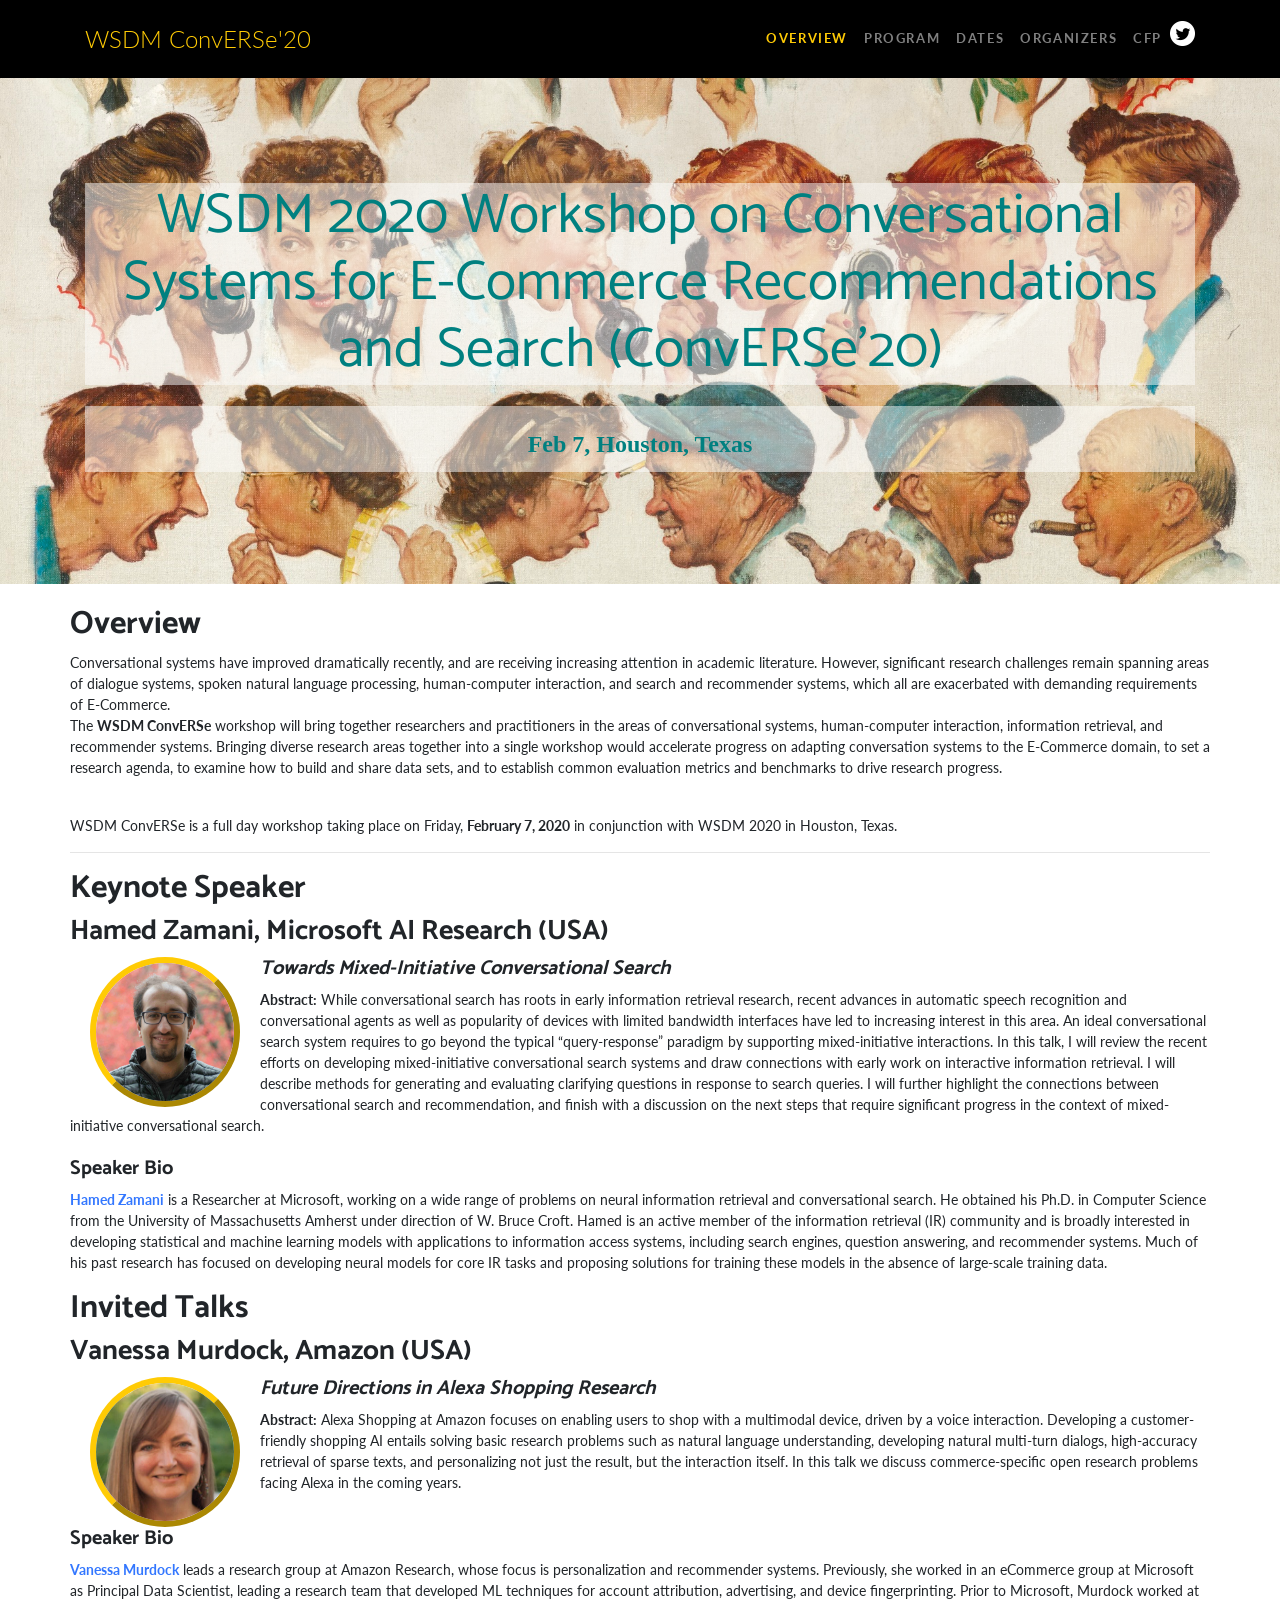
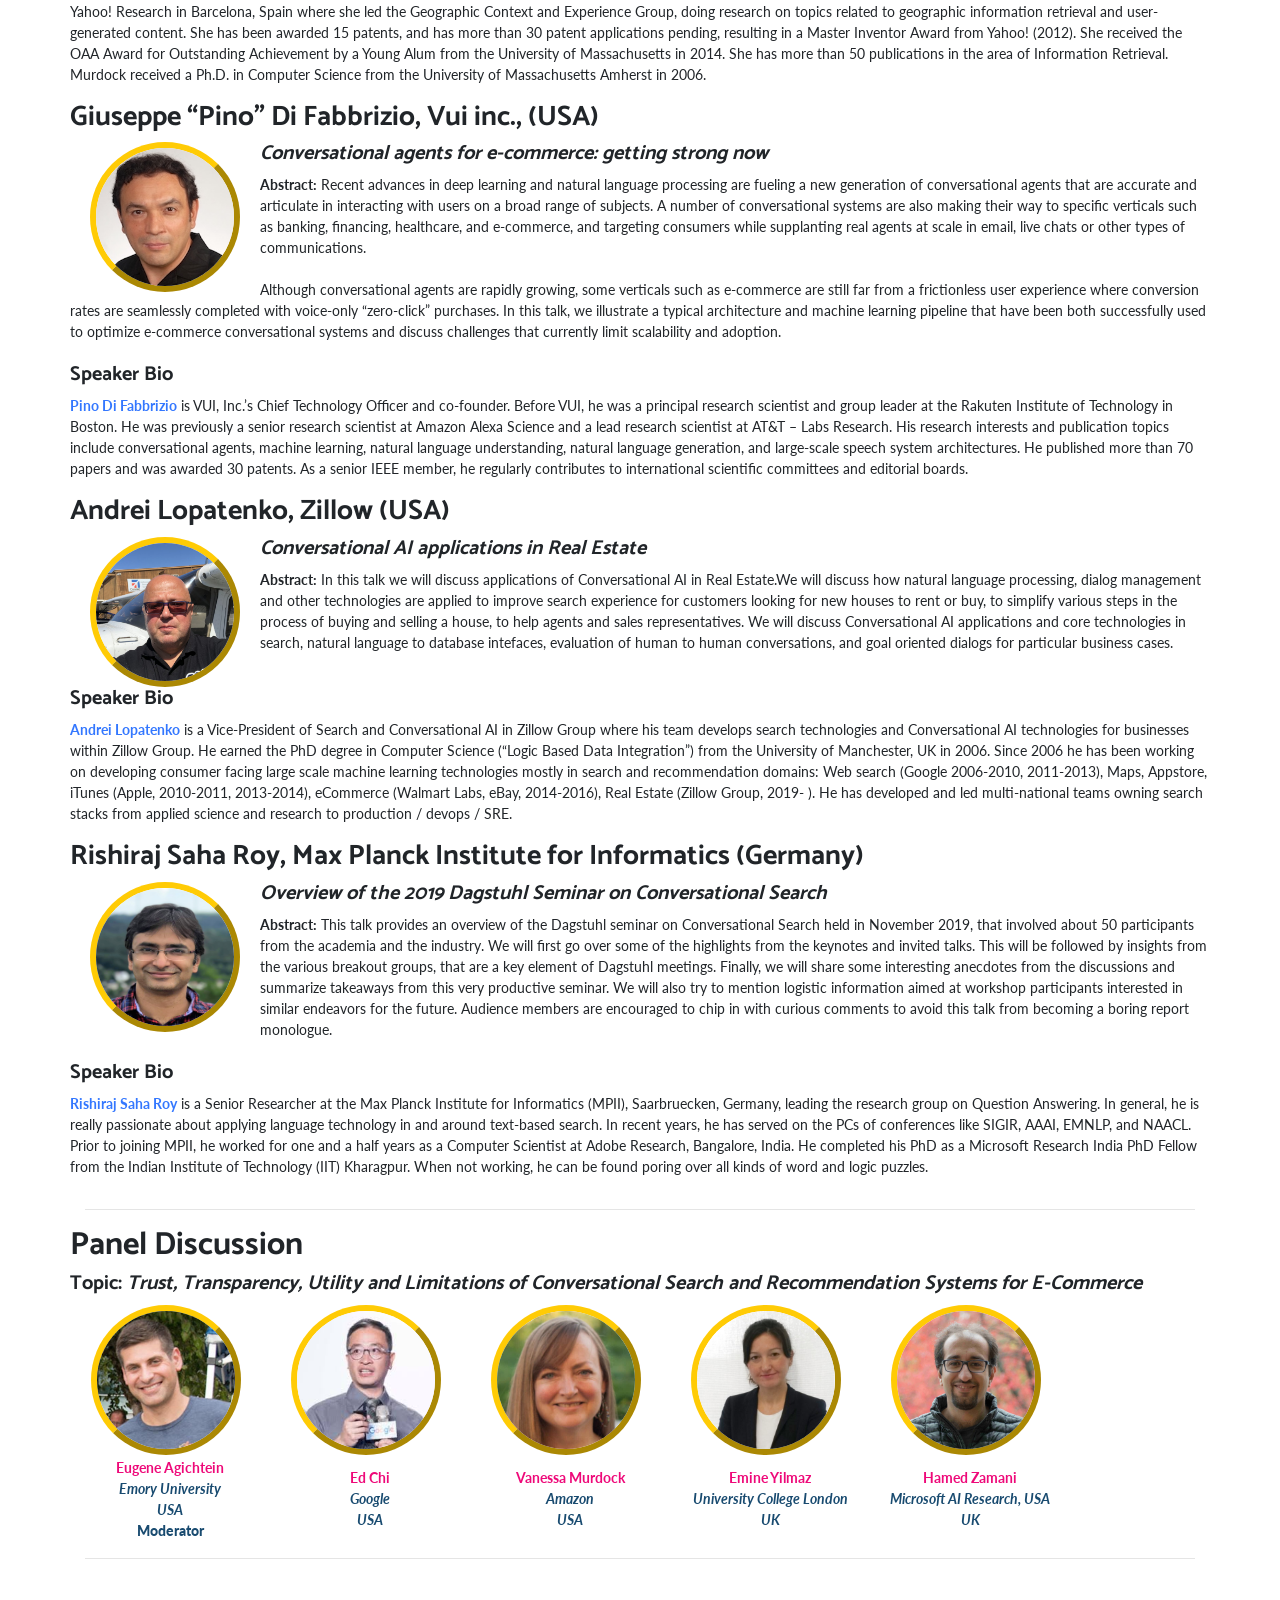
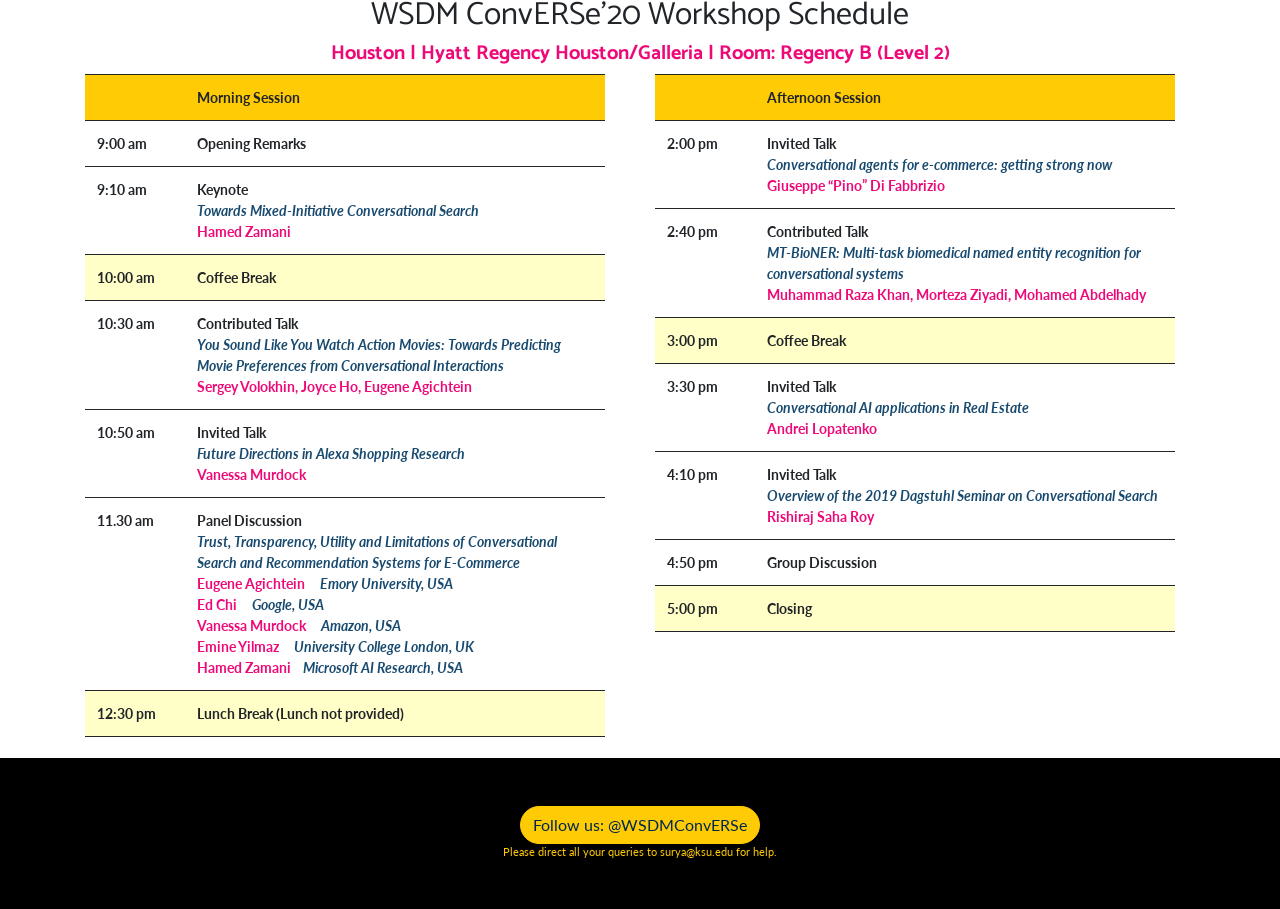
<file: index.html>
<!DOCTYPE html>
<html lang="en">

  <head>
    <style type="text/css">  
    .tg  {border-collapse:collapse;border-spacing:0; width: 520px}
    .tg td{font-family:Lato, sans-serif;font-size:14px;padding:12px 12px;border-style:solid;border-width:0px;overflow:hidden;word-break:normal;border-top-width:1px;border-bottom-width:1px;}
    .tg th{font-family:Lato, sans-serif;font-size:14px;font-weight:normal;padding:12px 12px;border-style:solid;border-width:0px;overflow:hidden;word-break:normal;border-top-width:1px;border-bottom-width:1px;}
    .tg .tg-lqy6{text-align:right;vertical-align:top; width: 100px}
    .tg .tg-odj0{font-weight:bold;background-color:#ffcb2f;vertical-align:top}
    .tg .tg-yw4l{vertical-align:top}
    .tg .tg-l2oz{font-weight:bold;text-align:right;vertical-align:top}
    .tg .tg-9hbo{font-weight:bold;vertical-align:top}
    .tg .tg-xr8r{background-color:#ffffc7;text-align:right;vertical-align:top; width: 100px}
    .tg .tg-kjho{background-color:#ffffc7;vertical-align:top}

      /* Set the size of the div element that contains the map */
      #map {
        height: 400px;  /* The height is 400 pixels */
        width: 100%;  /* The width is the width of the web page */
       }

    </style>

   <!-- Global site tag (gtag.js) - Google Analytics -->
    <script async src="https://www.googletagmanager.com/gtag/js?id=UA-115771746-2"></script>
    <script>
      window.dataLayer = window.dataLayer || [];
      function gtag(){dataLayer.push(arguments);}
      gtag('js', new Date());

      gtag('config', 'UA-115771746-2');
    </script>
    <meta charset="utf-8">
    <meta name="viewport" content="width=device-width, initial-scale=1, shrink-to-fit=no">
    <meta name="description" content="">
    <meta name="author" content="">

    <title>WSDM ConvERSe</title>

    <!-- Bootstrap core CSS -->
    <link href="vendor/bootstrap/css/bootstrap.min.css" rel="stylesheet">

    <!-- Custom fonts for this template -->
    <link href="https://fonts.googleapis.com/css?family=Catamaran:100,200,300,400,500,600,700,800,900" rel="stylesheet">
    <link href="https://fonts.googleapis.com/css?family=Lato:100,100i,300,300i,400,400i,700,700i,900,900i" rel="stylesheet">

    <!-- Custom styles for this template -->
    <link href="css/one-page-wonder.min.css" rel="stylesheet">

  </head>

  <body>

    <!-- Navigation -->
    <nav class="navbar navbar-expand-lg navbar-dark navbar-custom fixed-top">
      <div class="container">
        <a class="navbar-brand" href="./index.html">WSDM ConvERSe'20</a>
        <button class="navbar-toggler" type="button" data-toggle="collapse" data-target="#navbarResponsive" aria-controls="navbarResponsive" aria-expanded="false" aria-label="Toggle navigation">
          <span class="navbar-toggler-icon"></span>
        </button>
        <div class="collapse navbar-collapse" id="navbarResponsive" data-target=".navbar-collapse" data-toggle="collapse">
          <ul class="navbar-nav ml-auto" >
            <li class="nav-item">
              <a class="nav-link" href="#Overview"><font color=#FFCB05>Overview</font></a>
            </li>
           <!--  <li class="nav-item">
              <a class="nav-link" href="#Topics">Topics</a>
            </li> -->
            <!-- <li class="nav-item">
              <a class="nav-link" href="./dates.html">Dates</a>
            </li> 
            <li class="nav-item">
              <a class="nav-link" href="./program.html">Program</a>
            </li>
            <li class="nav-item">
              <a class="nav-link" href="./accepted-papers.html">Accepted Papers</font></a>
            </li>-->
            <li class="nav-item">
              <a class="nav-link" href="./program.html">Program</a>
            </li>
            <li class="nav-item">
              <a class="nav-link" href="./dates.html">Dates</a>
            </li>

            <li class="nav-item">
              <a class="nav-link" href="./organizers.html">Organizers</a>
            </li>
            <li class="nav-item">
              <a class="nav-link" href="./cfp.html">CFP</a>
            </li>
            
            <li>
                      <a href="https://twitter.com/WSDMConvERSe" target="_blank">
                      <img src="./img/Twitter_Social_Icon_Circle_White.png" style="width:25px;height:25px;" > </a>
                    </li>

            
          </ul>
        </div>
      </div>
    </nav>

    <header class="masthead text-center text-white">
      <div class="masthead-content">
        <div class="container" >
          <h1 class="masthead-heading mb-0"><font color=teal>WSDM 2020 Workshop on Conversational Systems for E-Commerce Recommendations and Search (ConvERSe'20)</font></h1>
          <br>
          <h3 class="masthead-subheading mb-0"><font face="Zapfino" color=teal><b>Feb 7, Houston, Texas</b></font></h3>
          <!--a href="#" class="btn btn-primary btn-xl rounded-pill mt-5">Learn More</a-->

        </div>
      </div>
    </header>


    <section>
      <div class="container">
        <div class="row align-items-center">
            <div class="p-0">
              <br>
              <h2 ><b>Overview</b></h2>
              <p>Conversational systems have improved dramatically recently, and are receiving increasing attention in academic literature. However, significant research challenges remain spanning areas of dialogue systems, spoken natural language processing, human-computer interaction, and search and recommender systems, which all are exacerbated with demanding requirements of E-Commerce.
			<br>
			The <b>WSDM ConvERSe</b> workshop will bring together researchers and practitioners in the areas of conversational systems, human-computer interaction, information retrieval, and recommender systems. Bringing diverse research areas together into a single workshop would accelerate progress on adapting conversation systems to the E-Commerce domain, to set a research agenda, to examine how to build and share data sets, and to establish common evaluation metrics and benchmarks to drive research progress.  <br>
                <br>
              <section id="keynotes"></section>
              WSDM ConvERSe is a full day workshop taking place on Friday,  <b>February 7, 2020</b> in conjunction with WSDM 2020 in Houston, Texas.
              </p>

              <hr>
            </div>
          </div>
        </div>
      </div>
      
      <section>
    <div class="container">
    <div class="row align-items-center" >
    <h2 ><b>Keynote Speaker</b></h2>
    <br>
                  <header>
                  <h3><b>Hamed Zamani, Microsoft AI Research (USA)</b> </h3>
                  <img style="float: left; border-radius: 50%; border: #FFCB05 6px outset;" hspace="20" src="./img/zamani.jpg" height="150px" width="150px" border="10px">
                  <h5><b><i>Towards Mixed-Initiative Conversational Search</i></b></h5>

                  
                  <b>Abstract:</b> While conversational search has roots in early information retrieval research, recent advances in automatic speech recognition and conversational agents as well as popularity of devices with limited bandwidth interfaces have led to increasing interest in this area. An ideal conversational search system requires to go beyond the typical “query-response” paradigm by supporting mixed-initiative interactions. In this talk, I will review the recent efforts on developing mixed-initiative conversational search systems and draw connections with early work on interactive information retrieval. I will describe methods for generating and evaluating clarifying questions in response to search queries. I will further highlight the connections between conversational search and recommendation, and finish with a discussion on the next steps that require significant progress in the context of mixed-initiative conversational search.
                  <br><br>
                  </header>
                  <h5><b>Speaker Bio</b></h5>

                  <p>
                   <font color=#3377ff><b>Hamed Zamani</b></font></a> is a Researcher at Microsoft, working on a wide range of problems on neural information retrieval and conversational search. He obtained his Ph.D. in Computer Science from the University of Massachusetts Amherst under direction of W. Bruce Croft. Hamed is an active member of the information retrieval (IR) community and is broadly interested in developing statistical and machine learning models with applications to information access systems, including search engines, question answering, and recommender systems. Much of his past research has focused on developing neural models for core IR tasks and proposing solutions for training these models in the absence of large-scale training data.
                  </p>

        <h2 ><b>Invited Talks</b></h2>
        <br>
                  <header>
                  <h3><b>Vanessa Murdock, Amazon (USA)</b></h3>
                  <img style="float: left; border-radius: 50%; border: #FFCB05 6px outset;" hspace="20" src="./img/murdock.jpg" height="150px" width="150px" border="10px">
                  <h5><b><i>Future Directions in Alexa Shopping Research</i></b> </h5>
                  
                  <b>Abstract:</b> Alexa Shopping at Amazon focuses on enabling users to shop with a multimodal device, driven by a voice interaction. Developing a customer-friendly shopping AI entails solving basic research problems such as natural language understanding, developing natural multi-turn dialogs, high-accuracy retrieval of sparse texts, and personalizing not just the result, but the interaction itself. In this talk we discuss commerce-specific open research problems facing Alexa in the coming years.
                  <br><br>
                  </header>
                  <h5><b>Speaker Bio</b></h5>
                  <p>
                  <font color=#3377ff><b>Vanessa Murdock</b></font></a> leads a research group at Amazon Research, whose focus is personalization and recommender systems. Previously, she worked in an eCommerce group at Microsoft as Principal Data Scientist, leading a research team that developed ML techniques for account attribution, advertising, and device fingerprinting. Prior to Microsoft, Murdock worked at Yahoo! Research in Barcelona, Spain where she led the Geographic Context and Experience Group, doing research on topics related to geographic information retrieval and user-generated content. She has been awarded 15 patents, and has more than 30 patent applications pending, resulting in a Master Inventor Award from Yahoo! (2012). She received the OAA Award for Outstanding Achievement by a Young Alum from the University of Massachusetts in 2014. She has more than 50 publications in the area of Information Retrieval. Murdock received a Ph.D. in Computer Science from the University of Massachusetts Amherst in 2006.
                  </p>

                  <header>
                  <h3><b>Giuseppe “Pino” Di Fabbrizio, Vui inc., (USA)</b></h3>
                  <img style="float: left; border-radius: 50%; border: #FFCB05 6px outset;" hspace="20" src="./img/Pino1.png" height="150px" width="150px" border="10px">
                  <h5><b><i>Conversational agents for e-commerce: getting strong now</i></b> </h5>
                  
                  <b>Abstract:</b> Recent advances in deep learning and natural language processing are fueling a new generation of conversational agents that are accurate and articulate in interacting with users on a broad range of subjects. A number of conversational systems are also making their way to specific verticals such as banking, financing, healthcare, and e-commerce, and targeting consumers while supplanting real agents at scale in email, live chats or other types of communications.
                  <br><br>Although conversational agents are rapidly growing, some verticals such as e-commerce are still far from a frictionless user experience where conversion rates are seamlessly completed with voice-only “zero-click” purchases. In this talk, we illustrate a typical architecture and machine learning pipeline that have been both successfully used to optimize e-commerce conversational systems and discuss challenges that currently limit scalability and adoption.
                  <br><br>
                  </header>
                  <h5><b>Speaker Bio</b></h5>
                  <p>
                  <font color=#3377ff><b>Pino Di Fabbrizio</b></font></a> is VUI, Inc.’s Chief Technology Officer and co-founder. Before VUI, he was a principal research scientist and group leader at the Rakuten Institute of Technology in Boston. He was previously a senior research scientist at Amazon Alexa Science and a lead research scientist at AT&T – Labs Research. His research interests and publication topics include conversational agents, machine learning, natural language understanding, natural language generation, and large-scale speech system architectures. He published more than 70 papers and was awarded 30 patents. As a senior IEEE member, he regularly contributes to international scientific committees and editorial boards.
                  </p>

                  <header>
                  <h3><b>Andrei Lopatenko, Zillow (USA)</b></h3>
                  <img style="float: left; border-radius: 50%; border: #FFCB05 6px outset;" hspace="20" src="./img/Andrei.jpeg" height="150px" width="150px" border="10px">
                  <h5><b><i>Conversational AI applications in Real Estate</i></b> </h5>
                  
                  <b>Abstract:</b> In this talk we will discuss applications of Conversational AI in Real Estate.We will discuss how natural language processing, dialog management and other technologies are applied to improve search experience for customers looking for new houses to rent or buy, to simplify various steps in the process of buying and selling a house, to help agents and sales representatives.
                  We will discuss Conversational AI applications and core technologies in search, natural language to database intefaces, evaluation of human to human conversations, and goal oriented dialogs for particular business cases.

 
                  <br><br>
                  </header>
                  <h5><b>Speaker Bio</b></h5>
                  <p>
                  <font color=#3377ff><b>Andrei Lopatenko</b></font></a> is a Vice-President of Search and Conversational AI in Zillow Group where his team develops search technologies and Conversational AI technologies for businesses within Zillow Group.

He earned the PhD degree in Computer Science (“Logic Based Data Integration”) from the University of Manchester, UK in 2006. Since 2006 he  has been working on developing consumer facing large scale machine learning technologies mostly in search and recommendation domains: Web search (Google 2006-2010, 2011-2013), Maps, Appstore, iTunes (Apple, 2010-2011, 2013-2014), eCommerce (Walmart Labs, eBay, 2014-2016), Real Estate (Zillow Group, 2019- ). He has developed and led multi-national teams owning search stacks from applied science and research to production / devops / SRE.
                  </p>


                  <header>
                  <h3><b>Rishiraj Saha Roy, Max Planck Institute for Informatics (Germany)</b> </h3>
                  <img style="float: left; border-radius: 50%; border: #FFCB05 6px outset;" hspace="20" src="./img/rishirajsaharoy.png" height="150px" width="150px" border="10px">
                  <h5><b><i>Overview of the 2019 Dagstuhl Seminar on Conversational Search</i></b></h5>

                  
                  <b>Abstract:</b> This talk provides an overview of the Dagstuhl seminar on Conversational Search held in November 2019, that involved about 50 participants from the academia and the industry. We will first go over some of the highlights from the keynotes and invited talks. This will be followed by insights from the various breakout groups, that are a key element of Dagstuhl meetings. Finally, we will share some interesting anecdotes from the discussions and summarize takeaways from this very productive seminar. We will also try to mention logistic information aimed at workshop participants interested in similar endeavors for the future. Audience members are encouraged to chip in with curious comments to avoid this talk from becoming a boring report monologue.
                  <br><br>
                  </header>
                  <h5><b>Speaker Bio</b></h5>

                  <p>
                   <a href="http://people.mpi-inf.mpg.de/~rsaharo/" target="_blank"><font color=#3377ff><b>Rishiraj Saha Roy</b></font></a> is a Senior Researcher at the Max Planck Institute for Informatics (MPII), Saarbruecken, Germany, leading the research group on Question Answering. In general, he is really passionate about applying language technology in and around text-based search. In recent years, he has served on the PCs of conferences like SIGIR, AAAI, EMNLP, and NAACL. Prior to joining MPII, he worked for one and a half years as a Computer Scientist at Adobe Research, Bangalore, India. He completed his PhD as a Microsoft Research India PhD Fellow from the Indian Institute of Technology (IIT) Kharagpur. When not working, he can be found poring over all kinds of word and logic puzzles. 
                  </p>

  </div>
<hr>
</div>
</section>

<section>
    <div class="container">
    <div class="row align-items-center" >
    <div class="p-0">
    <h2 ><b>Panel Discussion</b></h2>

   <h5><b>Topic: <i>Trust, Transparency, Utility and Limitations of Conversational Search and Recommendation Systems for E-Commerce</i></b></h5>
      <table class="image">
<tr>


<td style="width:200px;"><img style="float: left; border-radius: 50%; border: #FFCB05 6px outset;" hspace="20" src="./img/eugene.jpg" height="150px" width="150px" border="10px"></td>


<td style="width:200px;"><img style="float: left; border-radius: 50%; border: #FFCB05 6px outset;" hspace="20" src="./img/edchi.jpeg" height="150px" width="150px" border="10px"></td>

<td style="width:200px;"><img style="float: left; border-radius: 50%; border: #FFCB05 6px outset;" hspace="20" src="./img/murdock.jpg" height="150px" width="150px" border="10px"></td> 

<td style="width:200px;"><img style="float: left; border-radius: 50%; border: #FFCB05 6px outset;" hspace="20" src="./img/emine_photo.jpg" height="150px" width="150px" border="10px"></td>

<td style="width:200px;"><img style="float: left; border-radius: 50%; border: #FFCB05 6px outset;" hspace="20" src="./img/zamani.jpg" height="150px" width="150px" border="10px"></td>

</tr>
<tr>
  <td class="caption">Eugene Agichtein <br><font color=#194B7><i>Emory University<br> USA</i><br><b>Moderator</b></font> </td>
<td class="caption">Ed Chi <br><font color=#194B7><i>Google<br> USA</i><br></font> </td>
<td class="caption">Vanessa Murdock <br><font color=#194B7><i>Amazon<br> USA</i><br></font> </td>
<td class="caption">Emine Yilmaz <br><font color=#194B7><i>University College London<br> UK</i><br>
<td class="caption">Hamed Zamani <br><font color=#194B7><i>Microsoft AI Research, USA<br> UK</i><br>
</font> </td>
  
</tr>
</table>
</div>
</div>
<hr>
</div>
<br>
                  
</section>




<section  class="bg-mid-gray">
        <div class="container" >
            <div class="row">
                <div class="col-lg-12 text-center">
                    <h2 class="section-heading">WSDM ConvERSe'20 Workshop Schedule</h2>
                    <h5 class="section-subheading text-muted"><font color=#ee0979><b>Houston | Hyatt Regency Houston/Galleria | Room: Regency B (Level 2)</b></font></h5>
                </div>
            </div>

            <div class="row">
              <div class="col-lg-6 text-left">
                <table class="tg">
                  <tbody><tr bordercolor="black">
                    <th class="tg-odj0"></th>
                    <th class="tg-odj0">Morning Session</th>
                  </tr bordercolor="black">
                <tr>
                  <td class="tg-l2oz">9:00 am</td>
                  <td class="tg-9hbo">Opening Remarks 
                  </td>
                </tr>
                <tr>
                  <td class="tg-l2oz">9:10 am<br>

                  </td>
                  <td class="tg-9hbo">Keynote</a><br>
                    <font color=#194B7><i>Towards Mixed-Initiative Conversational Search</i></font> 
                    <br>
                    <font color=#ee0979>Hamed Zamani</font>
                    
                  </td>

                </tr>
                <tr>
                  <td class="tg-xr8r"><b>10:00 am</b></td>
                  <td class="tg-kjho"><b>Coffee Break</b></td>
                </tr>

                <tr>
                  <td class="tg-l2oz">10:30 am</td>
                  <td class="tg-9hbo">Contributed Talk</font> <br>
                     <font color=#194B7><i>You Sound Like You Watch Action Movies: Towards Predicting Movie Preferences from Conversational Interactions</i></font></a>
                    <br>
                    <font color=#ee0979>Sergey Volokhin, Joyce Ho, Eugene Agichtein</font>
                    </td>

                </tr>

                <tr>
                  <td class="tg-l2oz">10:50 am</td>
                  <td class="tg-9hbo">Invited Talk<br> <font color=#194B7><i>Future Directions in Alexa Shopping Research</i></font><br> 
                   <font color=#ee0979>Vanessa Murdock</font>                 
                  </td>
                </tr>

                <tr>
                  <td class="tg-l2oz">11.30 am</td>
                  <td class="tg-9hbo">Panel Discussion<br>
                  <font color=#194B7><i>Trust, Transparency, Utility and Limitations of Conversational Search and Recommendation Systems for E-Commerce</i></font><br>
                  <font color=#ee0979>Eugene Agichtein</font>  <font color=#194B7><i>&nbsp;&nbsp;&nbsp;&nbsp;Emory University, USA </i></font><br>
                  
                  <font color=#ee0979>Ed Chi</font>  <font color=#194B7><i>&nbsp;&nbsp;&nbsp;&nbsp;Google, USA</i></font><br>

                  <font color=#ee0979>Vanessa Murdock</font>  <font color=#194B7><i>&nbsp;&nbsp;&nbsp;&nbsp;Amazon, USA </i></font><br> 

                   <font color=#ee0979>Emine Yilmaz</font>  <font color=#194B7><i>&nbsp;&nbsp;&nbsp;&nbsp;University College London, UK </i></font><br>

                   <font color=#ee0979>Hamed Zamani</font><font color=#194B7><i>&nbsp;&nbsp;&nbsp;&nbsp;Microsoft AI Research, USA </i></font><br> 
                  
                  
                  
                </font>

                </td>
              </tr>

                
                  <tr><td class="tg-xr8r"><b>12:30 pm</b></td>
                  <td class="tg-kjho"><b>Lunch Break (Lunch not provided)</b><br></td>
                </tr>

              </tbody></table>


            </div>
            <div class="col-lg-6 text-left">
              <table class="tg">
                <tbody><tr>
                  <th class="tg-odj0"></th>
                  <th class="tg-odj0">Afternoon Session</th>
                </tr>

                <tr>
                  <td class="tg-l2oz">2:00 pm</td>
                  <td class="tg-9hbo">Invited Talk<br> <font color=#194B7><i>Conversational agents for e-commerce: getting strong now</i></font><br> 
                   <font color=#ee0979>Giuseppe “Pino” Di Fabbrizio</font>                 
                  </td>
                </tr>

                 <tr>
                  <td class="tg-l2oz">2:40 pm</td>
                  <td class="tg-9hbo">Contributed Talk</font> <br>
                     <font color=#194B7><i>MT-BioNER: Multi-task biomedical named entity recognition for conversational systems</i></font></a>
                    <br>
                    <font color=#ee0979>Muhammad Raza Khan, Morteza Ziyadi, Mohamed Abdelhady</font>
                    </td>

                </tr>
                

                <tr>
                  <td class="tg-xr8r"><b>3:00 pm</b></td>
                  <td class="tg-kjho"><b>Coffee Break</b></td>
                </tr>

                <tr>
                  <td class="tg-l2oz">3:30 pm</td>
                  <td class="tg-9hbo">Invited Talk<br> <font color=#194B7><i>Conversational AI applications in Real Estate</i></font><br> 
                   <font color=#ee0979>Andrei Lopatenko</font>                 
                  </td>
                </tr>


                <tr>
                  <td class="tg-l2oz">4:10 pm</td>
                  <td class="tg-9hbo">Invited Talk<br> <font color=#194B7><i>Overview of the 2019 Dagstuhl Seminar on Conversational Search</i></font><br> 
                   <font color=#ee0979>Rishiraj Saha Roy</font>                 
                  </td>
                </tr>

                <tr>
                  <td class="tg-l2oz">4:50 pm</td>
                  <td class="tg-9hbo">Group Discussion                
                  </td>
                </tr>

                <tr>
                  <td class="tg-xr8r"><b>5:00 pm</b></td>
                  <td class="tg-kjho"><b>Closing</b></td>
                </tr>

                </tbody></table>
              </div>

              <div class="col-lg-3 text-left">
                &nbsp;
              </div>
          </div>

        </div>
    </section>


    <!-- Footer -->
    <footer class="py-5 bg-black">
      <div class="container">
        <p class="m-0 text-center small"><a href="https://twitter.com/WSDMConvERSe" target="_blank" class="btn btn-primary btn-sl rounded-pill"><font color=#00274C>Follow us: @WSDMConvERSe<font></a></p>
        <p class="m-0 text-center small"><font color=#FFCB05>Please direct all your queries to surya@ksu.edu for help.</font></p>
      </div>
      <!-- /.container -->
    </footer>

    <!-- Bootstrap core JavaScript -->
    <script src="vendor/jquery/jquery.min.js"></script>
    <script src="vendor/bootstrap/js/bootstrap.bundle.min.js"></script>

  </body>

</html>
</file>
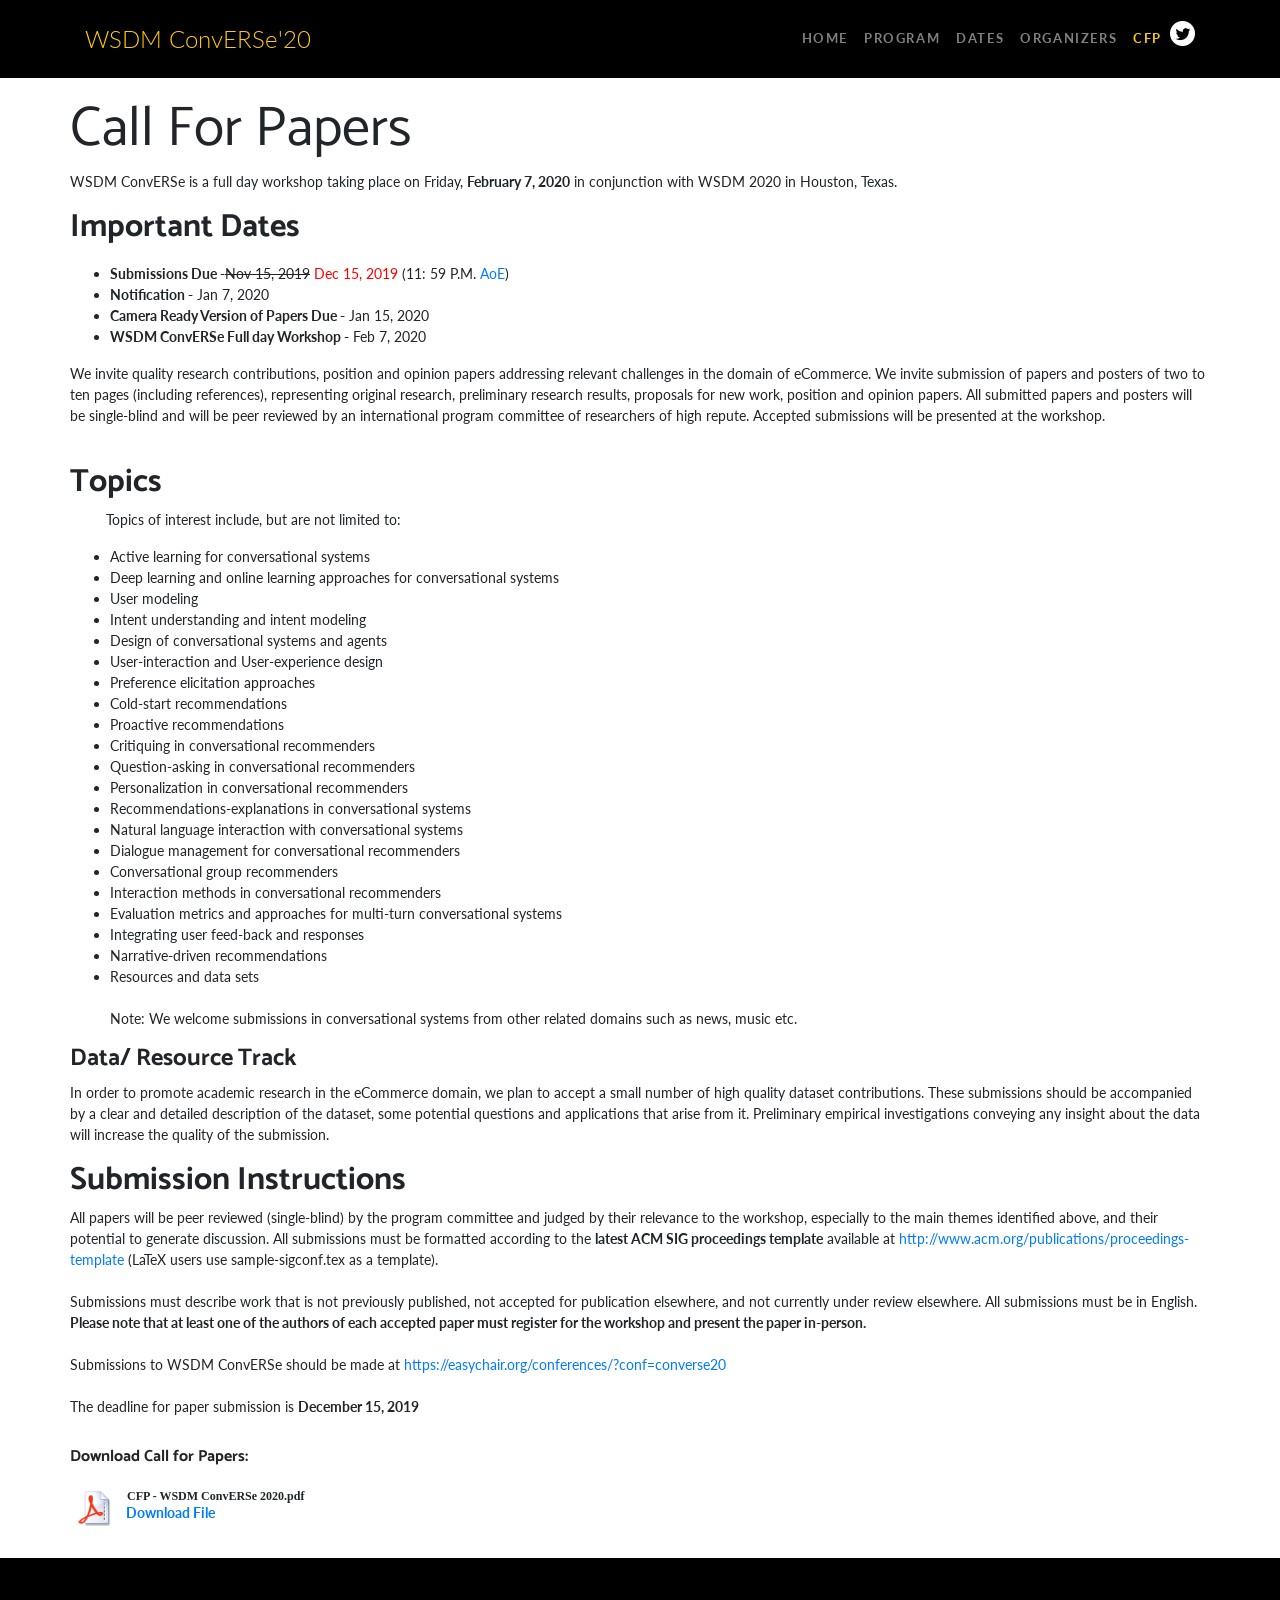
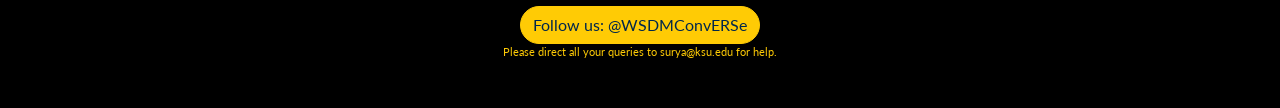
<file: cfp.html>
<!DOCTYPE html>


<html lang="en">

  <head>
    <style type="text/css">  
    .tg  {border-collapse:collapse;border-spacing:0; width: 520px}
    .tg td{font-family:Lato, sans-serif;font-size:14px;padding:12px 12px;border-style:solid;border-width:0px;overflow:hidden;word-break:normal;border-top-width:1px;border-bottom-width:1px;}
    .tg th{font-family:Lato, sans-serif;font-size:14px;font-weight:normal;padding:12px 12px;border-style:solid;border-width:0px;overflow:hidden;word-break:normal;border-top-width:1px;border-bottom-width:1px;}
    .tg .tg-lqy6{text-align:right;vertical-align:top; width: 100px}
    .tg .tg-odj0{font-weight:bold;background-color:#ffcb2f;vertical-align:top}
    .tg .tg-yw4l{vertical-align:top}
    .tg .tg-l2oz{font-weight:bold;text-align:right;vertical-align:top}
    .tg .tg-9hbo{font-weight:bold;vertical-align:top}
    .tg .tg-xr8r{background-color:#ffffc7;text-align:right;vertical-align:top; width: 100px}
    .tg .tg-kjho{background-color:#ffffc7;vertical-align:top}

      /* Set the size of the div element that contains the map */
      #map {
        height: 400px;  /* The height is 400 pixels */
        width: 100%;  /* The width is the width of the web page */
       }

    </style>

   <!-- Global site tag (gtag.js) - Google Analytics -->
    <script async src="https://www.googletagmanager.com/gtag/js?id=UA-115771746-2"></script>
    <script>
      window.dataLayer = window.dataLayer || [];
      function gtag(){dataLayer.push(arguments);}
      gtag('js', new Date());

      gtag('config', 'UA-115771746-2');
    </script>
    <meta charset="utf-8">
    <meta name="viewport" content="width=device-width, initial-scale=1, shrink-to-fit=no">
    <meta name="description" content="">
    <meta name="author" content="">

    <title>WSDM ConvERSe</title>

    <!-- Bootstrap core CSS -->
    <link href="vendor/bootstrap/css/bootstrap.min.css" rel="stylesheet">

    <!-- Custom fonts for this template -->
    <link href="https://fonts.googleapis.com/css?family=Catamaran:100,200,300,400,500,600,700,800,900" rel="stylesheet">
    <link href="https://fonts.googleapis.com/css?family=Lato:100,100i,300,300i,400,400i,700,700i,900,900i" rel="stylesheet">

    <!-- Custom styles for this template -->
    <link href="css/one-page-wonder.min.css" rel="stylesheet">

  </head>

  <body>

    <!-- Navigation -->
    <nav class="navbar navbar-expand-lg navbar-dark navbar-custom fixed-top">
      <div class="container">
        <a class="navbar-brand" href="./index.html">WSDM ConvERSe'20</a>
        <button class="navbar-toggler" type="button" data-toggle="collapse" data-target="#navbarResponsive" aria-controls="navbarResponsive" aria-expanded="false" aria-label="Toggle navigation">
          <span class="navbar-toggler-icon"></span>
        </button>
        <div class="collapse navbar-collapse" id="navbarResponsive" data-target=".navbar-collapse" data-toggle="collapse">
          <ul class="navbar-nav ml-auto" >
            <li class="nav-item">
              <a class="nav-link" href="./index.html">Home</a>
            </li>
           <!--  <li class="nav-item">
              <a class="nav-link" href="#Topics">Topics</a>
            </li> -->
            <!-- <li class="nav-item">
              <a class="nav-link" href="./dates.html">Dates</a>
            </li> 
            <li class="nav-item">
              <a class="nav-link" href="./program.html">Program</a>
            </li>
            <li class="nav-item">
              <a class="nav-link" href="./accepted-papers.html">Accepted Papers</font></a>
            </li>-->
            <li class="nav-item">
              <a class="nav-link" href="./program.html">Program</a>
            </li>
            <li class="nav-item">
              <a class="nav-link" href="./dates.html">Dates</a>
            </li>

            <li class="nav-item">
              <a class="nav-link" href="./organizers.html">Organizers</a>
            </li>
            <li class="nav-item">
              <a class="nav-link" href="./cfp.html"><font color=#FFCB05>CFP</font></a>
            </li>
            
            <li>
                      <a href="https://twitter.com/WSDMConvERSe" target="_blank">
                      <img src="./img/Twitter_Social_Icon_Circle_White.png" style="width:25px;height:25px;" > </a>
                    </li>

            
          </ul>
        </div>
      </div>
    </nav>

    
    <section>
      <div class="container">
        <div class="row align-items-center">
            <div class="p-5">
              
            </div>
        </div>
      </div>
    </section>
    <section>
      <div class="container">
        <div class="row align-items-center">
            <div class="p-0">
              <h2 class="display-4"></b>Call For Papers</b></h2>
              <p>WSDM ConvERSe is a full day workshop taking place on Friday,  <b>February 7, 2020</b> in conjunction with WSDM 2020 in Houston, Texas.
              <br>
              <h2 class="display-5"><b>Important Dates</b></h2>
              <p>
                <ul>
                    <li><b>Submissions Due -</b><strike>Nov 15, 2019</strike> <font color="red">Dec 15, 2019</font></b> (11: 59 P.M. <a href="http://www.worldtimeserver.com/time-zones/aoe/" target="_blank">AoE</a>)</li>    
                    <li><b>Notification -</b>  Jan 7, 2020   </li>  
                    <li><b>Camera Ready Version of Papers Due -</b>  Jan 15, 2020</li>
                    <li><b>WSDM ConvERSe Full day Workshop -</b>  Feb 7, 2020</li>
                </ul>
              </p> 
              <p>We invite quality research contributions, position and opinion papers addressing relevant challenges in the domain of eCommerce. We invite submission of papers and posters of two to ten pages (including references), representing original research, preliminary research results, proposals for new work, position and opinion papers. All submitted papers and posters will be single-blind and will be peer reviewed by an international program committee of researchers of high repute.  Accepted submissions will be presented at the workshop.</p> 
              <br>
              <h2 class="display-5"><b>Topics</b></h2>
              <p> &nbsp; &nbsp; &nbsp; &nbsp; &nbsp;Topics of interest include, but are not limited to:

                <ul>
                    <li> Active learning for conversational systems</li>
          <li> Deep learning and online learning approaches for conversational systems</li>
          <li> User modeling</li>
          <li> Intent understanding and intent modeling</li>
          <li> Design of conversational systems and agents</li>
          <li> User-interaction and User-experience design</li>
          <li> Preference elicitation approaches</li>
          <li> Cold-start recommendations</li>
          <li> Proactive recommendations</li>
          <li> Critiquing in conversational recommenders</li>
          <li> Question-asking in conversational recommenders</li>
          <li> Personalization in conversational recommenders</li>
          <li> Recommendations-explanations in conversational systems</li>
          <li> Natural language interaction with conversational systems</li>
          <li> Dialogue management for conversational recommenders</li>
          <li> Conversational group recommenders</li>
          <li> Interaction methods in conversational recommenders</li>
          <li> Evaluation metrics and approaches for multi-turn conversational systems</li>
          <li> Integrating user feed-back and responses</li>
          <li> Narrative-driven recommendations</li> 
                    <li> Resources and data sets</li>
                    <br>
                    Note: We welcome submissions in conversational systems from other related domains such as news, music etc.

                </ul>

              </p>
              <h4 class="display-6"><b>Data/ Resource Track</b></h2>
              <p>In order to promote academic research in the eCommerce domain, we plan to accept a small number of high quality dataset contributions. These submissions should be accompanied by a clear and detailed description of the dataset, some potential questions and applications that arise from it. Preliminary empirical investigations conveying any insight about the data will increase the quality of the submission.
              </p>

            </div>
        </div>
      </div>
    </section>
    <section >
      <div class="container">
        <div class="row align-items-center">
            <div class="p-0">
              <h2><b>Submission Instructions</b></h2>
              <p>
                All papers will be peer reviewed (single-blind) by the program committee and judged by their relevance to the workshop, especially to the main themes identified above, and their potential to generate discussion. All submissions must be formatted according to the <b>latest ACM SIG proceedings template</b> available at <a href='http://www.acm.org/publications/proceedings-template' target="_blank">http://www.acm.org/publications/proceedings-template</a> (LaTeX users use sample-sigconf.tex as a template). 
                <br>
                <br>
                Submissions must describe work that is not previously published, not accepted for publication elsewhere, and not currently under review elsewhere.  All submissions must be in English. <b>Please note that at least one of the authors of each accepted paper must register for the workshop and present the paper in-person.</b>
                <br>
                <br>
                Submissions to WSDM ConvERSe should be made at <a href='https://easychair.org/conferences/?conf=converse20' target="_blank">https://easychair.org/conferences/?conf=converse20</a>
                <br>
                <br>
                The deadline for paper submission is <b>December 15, 2019</b>
              </p>
            </div>
        <div></div><h2 class="wsite-content-title"><font size="3"><b>Download Call for Papers:</b>&nbsp;</font></h2></div>


        <div><div style="margin: 10px 0 0 -10px">
<a href="./files/CFP-WSDM-ConvERSe-2020.pdf" target="_blank"><img src="./img/pdf.png" width="36" height="36" style="float: left; position: relative; left: 0px; top: 0px; margin: 0 15px 15px 0; border: 0;"></a><div style="float: left; text-align: left; position: relative;"><table style="font-size: 12px; font-family: tahoma; line-height: .9;"><tbody><tr><td colspan="2"><b> CFP - WSDM ConvERSe 2020.pdf</b></td></tr><tr style="display: none;"><td>File Size:  </td><td>67 kb</td></tr><tr style="display: none;"><td>File Type:  </td><td> pdf</td></tr></tbody></table><a href="./files/CFP-WSDM-ConvERSe-2020.pdf" target="_blank" style="font-weight: bold;">Download File</a></div>
</div>

<hr style="clear: both; width: 100%; visibility: hidden"></div>

        </div>
      </div>
    </section>


     <!-- Footer -->
    <footer class="py-5 bg-black">
      <div class="container">
        <p class="m-0 text-center small"><a href="https://twitter.com/WSDMConvERSe" target="_blank" class="btn btn-primary btn-sl rounded-pill"><font color=#00274C>Follow us: @WSDMConvERSe<font></a></p>
        <p class="m-0 text-center small"><font color=#FFCB05>Please direct all your queries to surya@ksu.edu for help.</font></p>
      </div>
      <!-- /.container -->
    </footer>

    <!-- Bootstrap core JavaScript -->
    <script src="vendor/jquery/jquery.min.js"></script>
    <script src="vendor/bootstrap/js/bootstrap.bundle.min.js"></script>

  </body>

</html>
</file>
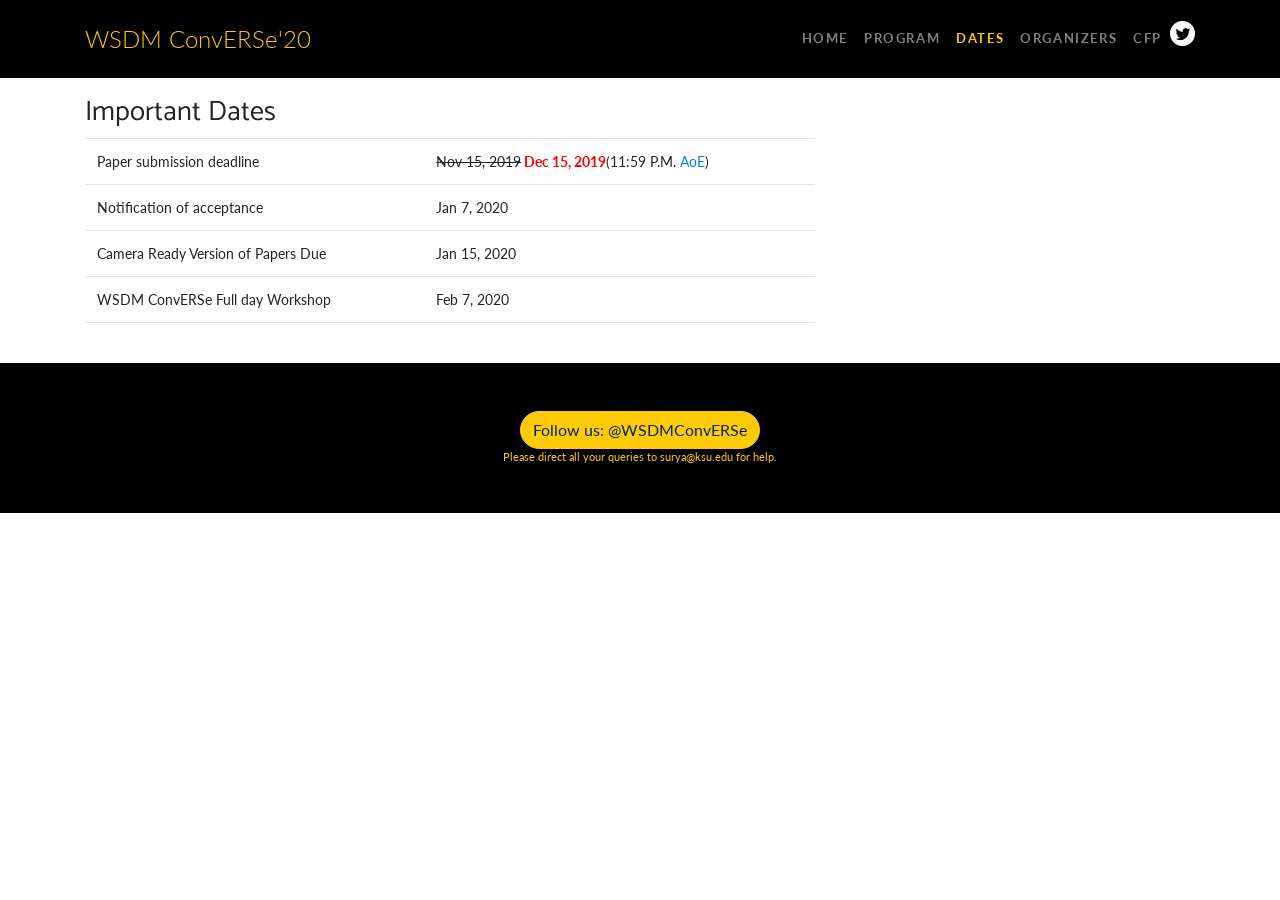
<file: dates.html>
<!DOCTYPE html>
<html lang="en">

  <head>
    <style type="text/css">  
    .tg  {border-collapse:collapse;border-spacing:0; width: 520px}
    .tg td{font-family:Lato, sans-serif;font-size:14px;padding:12px 12px;border-style:solid;border-width:0px;overflow:hidden;word-break:normal;border-top-width:1px;border-bottom-width:1px;}
    .tg th{font-family:Lato, sans-serif;font-size:14px;font-weight:normal;padding:12px 12px;border-style:solid;border-width:0px;overflow:hidden;word-break:normal;border-top-width:1px;border-bottom-width:1px;}
    .tg .tg-lqy6{text-align:right;vertical-align:top; width: 100px}
    .tg .tg-odj0{font-weight:bold;background-color:#ffcb2f;vertical-align:top}
    .tg .tg-yw4l{vertical-align:top}
    .tg .tg-l2oz{font-weight:bold;text-align:right;vertical-align:top}
    .tg .tg-9hbo{font-weight:bold;vertical-align:top}
    .tg .tg-xr8r{background-color:#ffffc7;text-align:right;vertical-align:top; width: 100px}
    .tg .tg-kjho{background-color:#ffffc7;vertical-align:top}

      /* Set the size of the div element that contains the map */
      #map {
        height: 400px;  /* The height is 400 pixels */
        width: 100%;  /* The width is the width of the web page */
       }

    </style>

   <!-- Global site tag (gtag.js) - Google Analytics -->
    <script async src="https://www.googletagmanager.com/gtag/js?id=UA-115771746-2"></script>
    <script>
      window.dataLayer = window.dataLayer || [];
      function gtag(){dataLayer.push(arguments);}
      gtag('js', new Date());

      gtag('config', 'UA-115771746-2');
    </script>
    <meta charset="utf-8">
    <meta name="viewport" content="width=device-width, initial-scale=1, shrink-to-fit=no">
    <meta name="description" content="">
    <meta name="author" content="">

    <title>WSDM ConvERSe</title>

    <!-- Bootstrap core CSS -->
    <link href="vendor/bootstrap/css/bootstrap.min.css" rel="stylesheet">

    <!-- Custom fonts for this template -->
    <link href="https://fonts.googleapis.com/css?family=Catamaran:100,200,300,400,500,600,700,800,900" rel="stylesheet">
    <link href="https://fonts.googleapis.com/css?family=Lato:100,100i,300,300i,400,400i,700,700i,900,900i" rel="stylesheet">

    <!-- Custom styles for this template -->
    <link href="css/one-page-wonder.min.css" rel="stylesheet">

  </head>

  <body>

    <!-- Navigation -->
    <nav class="navbar navbar-expand-lg navbar-dark navbar-custom fixed-top">
      <div class="container">
        <a class="navbar-brand" href="./index.html">WSDM ConvERSe'20</a>
        <button class="navbar-toggler" type="button" data-toggle="collapse" data-target="#navbarResponsive" aria-controls="navbarResponsive" aria-expanded="false" aria-label="Toggle navigation">
          <span class="navbar-toggler-icon"></span>
        </button>
        <div class="collapse navbar-collapse" id="navbarResponsive" data-target=".navbar-collapse" data-toggle="collapse">
          <ul class="navbar-nav ml-auto" >
            <li class="nav-item">
              <a class="nav-link" href="./index.html">Home</a>
            </li>
           <!--  <li class="nav-item">
              <a class="nav-link" href="#Topics">Topics</a>
            </li> -->
            <!-- <li class="nav-item">
              <a class="nav-link" href="./dates.html">Dates</a>
            </li> 
            <li class="nav-item">
              <a class="nav-link" href="./program.html">Program</a>
            </li>
            <li class="nav-item">
              <a class="nav-link" href="./accepted-papers.html">Accepted Papers</font></a>
            </li>-->
            <li class="nav-item">
              <a class="nav-link" href="./program.html">Program</a>
            </li>
            <li class="nav-item">
              <a class="nav-link" href="./dates.html"><font color=#FFCB05>Dates</font></a>
            </li>

            <li class="nav-item">
              <a class="nav-link" href="./organizers.html">Organizers</a>
            </li>
            <li class="nav-item">
              <a class="nav-link" href="./cfp.html">CFP</a>
            </li>
            
            <li>
                      <a href="https://twitter.com/WSDMConvERSe" target="_blank">
                      <img src="./img/Twitter_Social_Icon_Circle_White.png" style="width:25px;height:25px;" > </a>
                    </li>

            
          </ul>
        </div>
      </div>
    </nav>
    <section>
      <div class="container">
        <div class="row align-items-center">
            <div class="p-5">
              
            </div>
        </div>
      </div>
    </section>
    <section>

<section>
      <div class="container">
        <div class="row align-items-center">
          <div class="col-lg-8 order-lg-1">
            <div class="p-0">
                <h3>Important Dates</h3>
                <table class="table table-condensed">
                <tbody>
                  <tr>
                    <td>Paper submission deadline</td>
                    <td><strike>Nov 15, 2019</strike><b><font color="red"> Dec 15, 2019</font></b>(11:59 P.M.<a href="http://www.worldtimeserver.com/time-zones/aoe/" target="_blank"> AoE</a>)</td>
                  </tr>
                  <tr>
                    <td>Notification of acceptance</td>
                    <td>Jan 7, 2020</td>
                  </tr>
                  <tr>
                    <td>Camera Ready Version of Papers Due</td>
                    <td>Jan 15, 2020</td>
                  </tr>
                   <tr>
                    <td>WSDM ConvERSe Full day Workshop</td>
                    <td>Feb 7, 2020</td>
                  </tr>
                  <tr><td></td><td></td></tr>
                </tbody>
              </table>
              </div>
            </div>
        </div>
      </div>
    </section>


     <!-- Footer -->
    <footer class="py-5 bg-black">
      <div class="container">
        <p class="m-0 text-center small"><a href="https://twitter.com/WSDMConvERSe" target="_blank" class="btn btn-primary btn-sl rounded-pill"><font color=#00274C>Follow us: @WSDMConvERSe<font></a></p>
        <p class="m-0 text-center small"><font color=#FFCB05>Please direct all your queries to surya@ksu.edu for help.</font></p>
      </div>
      <!-- /.container -->
    </footer>

    <!-- Bootstrap core JavaScript -->
    <script src="vendor/jquery/jquery.min.js"></script>
    <script src="vendor/bootstrap/js/bootstrap.bundle.min.js"></script>

  </body>

</html>
</file>
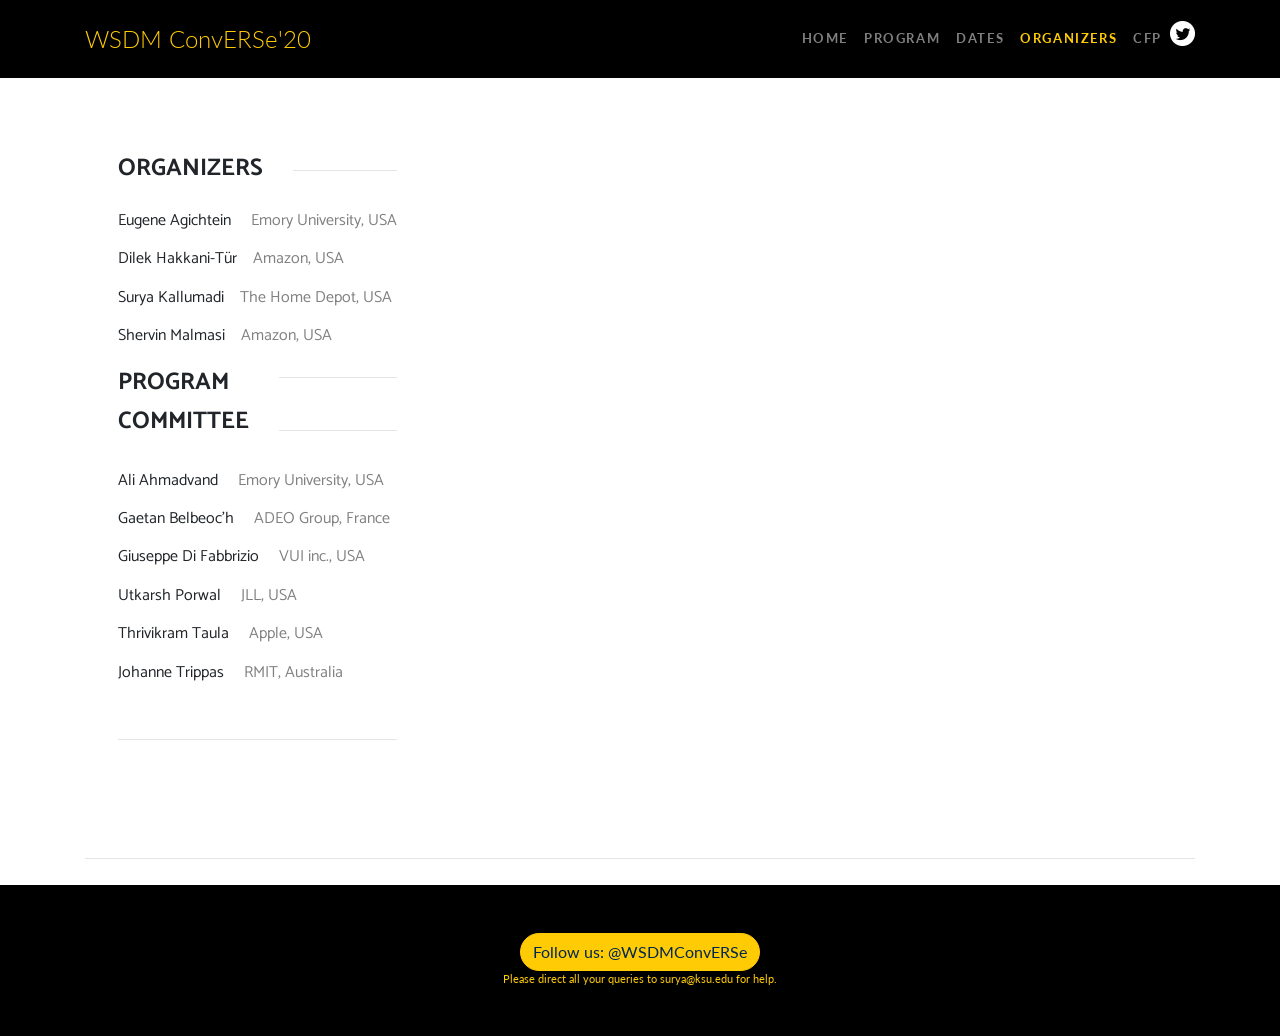
<file: organizers.html>
<!DOCTYPE html>
<html lang="en">

  <head>
    <style type="text/css">  
    .tg  {border-collapse:collapse;border-spacing:0; width: 520px}
    .tg td{font-family:Lato, sans-serif;font-size:14px;padding:12px 12px;border-style:solid;border-width:0px;overflow:hidden;word-break:normal;border-top-width:1px;border-bottom-width:1px;}
    .tg th{font-family:Lato, sans-serif;font-size:14px;font-weight:normal;padding:12px 12px;border-style:solid;border-width:0px;overflow:hidden;word-break:normal;border-top-width:1px;border-bottom-width:1px;}
    .tg .tg-lqy6{text-align:right;vertical-align:top; width: 100px}
    .tg .tg-odj0{font-weight:bold;background-color:#ffcb2f;vertical-align:top}
    .tg .tg-yw4l{vertical-align:top}
    .tg .tg-l2oz{font-weight:bold;text-align:right;vertical-align:top}
    .tg .tg-9hbo{font-weight:bold;vertical-align:top}
    .tg .tg-xr8r{background-color:#ffffc7;text-align:right;vertical-align:top; width: 100px}
    .tg .tg-kjho{background-color:#ffffc7;vertical-align:top}

      /* Set the size of the div element that contains the map */
      #map {
        height: 400px;  /* The height is 400 pixels */
        width: 100%;  /* The width is the width of the web page */
       }

    </style>

   <!-- Global site tag (gtag.js) - Google Analytics -->
    <script async src="https://www.googletagmanager.com/gtag/js?id=UA-115771746-2"></script>
    <script>
      window.dataLayer = window.dataLayer || [];
      function gtag(){dataLayer.push(arguments);}
      gtag('js', new Date());

      gtag('config', 'UA-115771746-2');
    </script>
    <meta charset="utf-8">
    <meta name="viewport" content="width=device-width, initial-scale=1, shrink-to-fit=no">
    <meta name="description" content="">
    <meta name="author" content="">

    <title>WSDM ConvERSe</title>

    <!-- Bootstrap core CSS -->
    <link href="vendor/bootstrap/css/bootstrap.min.css" rel="stylesheet">

    <!-- Custom fonts for this template -->
    <link href="https://fonts.googleapis.com/css?family=Catamaran:100,200,300,400,500,600,700,800,900" rel="stylesheet">
    <link href="https://fonts.googleapis.com/css?family=Lato:100,100i,300,300i,400,400i,700,700i,900,900i" rel="stylesheet">

    <!-- Custom styles for this template -->
    <link href="css/one-page-wonder.min.css" rel="stylesheet">

  </head>

  <body>

    <!-- Navigation -->
    <nav class="navbar navbar-expand-lg navbar-dark navbar-custom fixed-top">
      <div class="container">
        <a class="navbar-brand" href="./index.html">WSDM ConvERSe'20</a>
        <button class="navbar-toggler" type="button" data-toggle="collapse" data-target="#navbarResponsive" aria-controls="navbarResponsive" aria-expanded="false" aria-label="Toggle navigation">
          <span class="navbar-toggler-icon"></span>
        </button>
        <div class="collapse navbar-collapse" id="navbarResponsive" data-target=".navbar-collapse" data-toggle="collapse">
          <ul class="navbar-nav ml-auto" >
            <li class="nav-item">
              <a class="nav-link" href="./index.html">Home</a>
            </li>
           <li class="nav-item">
              <a class="nav-link" href="./program.html">Program</a>
            </li>
            <li class="nav-item">
              <a class="nav-link" href="./dates.html">Dates</a>
            </li>

            <li class="nav-item">
              <a class="nav-link" href="./organizers.html"><font color=#FFCB05>Organizers</font></a>
            </li>
            <li class="nav-item">
              <a class="nav-link" href="./cfp.html">CFP</a>
            </li>
            
            <li>
                      <a href="https://twitter.com/WSDMConvERSe" target="_blank">
                      <img src="./img/Twitter_Social_Icon_Circle_White.png" style="width:25px;height:25px;" > </a>
                    </li>

            
          </ul>
        </div>
      </div>
    </nav>
    
    <section>
      <div class="container">
        <div class="row align-items-center">
            <div class="p-5">
              
            </div>
        </div>
      </div>
    </section>

    <section>
      <div class="container">
        <div class="row align-items-center">
            <div class="p-5">


    <div class="wsite-section-elements">
        <div><div class="wsite-multicol"><div class="wsite-multicol-table-wrap" style="margin:0 -15px;">
  <table class="wsite-multicol-table">
    <tbody class="wsite-multicol-tbody">
      <tr class="wsite-multicol-tr">
        <td class="wsite-multicol-col" style="width:20.398481973435%; padding:0 15px;">
          
            

<h2 class="display-5" style="text-align:left;"><strong><font size="5" >ORGANIZERS</font></strong></h2>


          
        </td>       <td class="wsite-multicol-col" style="width:79.601518026565%; padding:0 15px;">
          
            

<div><div style="height: 10px; overflow: hidden; width: 100%;"></div>
<hr class="styled-hr" style="width:100%;">
<div style="height: 10px; overflow: hidden; width: 100%;"></div></div>


          
        </td>     </tr>
    </tbody>
  </table>
</div></div></div>


<h2 class="wsite-content-title" style="text-align:left;"><font size="3">
  <font >Eugene Agichtein</font> &nbsp; &nbsp;&nbsp;<font color="#818181">​</font><font color="#818181">Emory University, USA</font><br>
  <font >Dilek Hakkani-Tür</font>&nbsp; &nbsp; <font color="#818181">Amazon, USA</font><br>
  <font >Surya Kallumadi</font>&nbsp; &nbsp; <font color="#818181">The Home Depot, USA</font><br>
  <font >Shervin Malmasi</font>&nbsp; &nbsp; <font color="#818181">Amazon, USA</font><br>
  
  

<div><div class="wsite-multicol"><div class="wsite-multicol-table-wrap" style="margin:0 -15px;">
  <table class="wsite-multicol-table">
    <tbody class="wsite-multicol-tbody">
      <tr class="wsite-multicol-tr">
        <td class="wsite-multicol-col" style="width:29.88614800759%; padding:0 15px;">
          
            

<h2 class="display-5" style="text-align:left;"><strong><font size="5" >PROGRAM COMMITTEE</font></strong></h2>

        </td>       <td class="wsite-multicol-col" style="width:70.11385199241%; padding:0 15px;">
         
          

<div><div style="height: 10px; overflow: hidden; width: 100%;"></div>
<hr class="styled-hr" style="width:100%;">
<div style="height: 10px; overflow: hidden; width: 100%;"></div></div>
<div><div style="height: 10px; overflow: hidden; width: 100%;"></div>
<hr class="styled-hr" style="width:100%;">
<div style="height: 10px; overflow: hidden; width: 100%;"></div></div>


          
        </td>     </tr>
    </tbody>
  </table>
</div></div></div>

  <font>Ali Ahmadvand</font> &nbsp; &nbsp;&nbsp;<font color="#818181">Emory University, USA</font><br>
  <font>Gaetan Belbeoc'h</font> &nbsp; &nbsp;&nbsp;<font color="#818181">ADEO Group, France</font><br>
  <font>Giuseppe Di Fabbrizio</font> &nbsp; &nbsp;&nbsp;<font color="#818181">VUI inc., USA</font><br>
  <font>Utkarsh Porwal</font> &nbsp; &nbsp;&nbsp;<font color="#818181">JLL, USA</font><br>
  <font>Thrivikram Taula</font> &nbsp; &nbsp;&nbsp;<font color="#818181">Apple, USA</font><br>
  <font>Johanne Trippas</font> &nbsp; &nbsp;&nbsp;<font color="#818181">RMIT, Australia</font><br>
  
  
  <p></p>
  

<div><div style="height: 20px; overflow: hidden; width: 100%;"></div>
<hr class="styled-hr" style="width:100%;">
<div style="height: 10px; overflow: hidden; width: 100%;"></div></div>


      </font>
          
        </td>     </tr>
    </tbody>
  </table>
</div></div></div>



<div><div style="height: 20px; overflow: hidden; width: 100%;"></div>
<hr class="styled-hr" style="width:100%;">
<div style="height: 10px; overflow: hidden; width: 100%;"></div></div>


      </div>



          </div>
        </div>
      </div>
    </section>

     <!-- Footer -->
    <footer class="py-5 bg-black">
      <div class="container">
        <p class="m-0 text-center small"><a href="https://twitter.com/WSDMConvERSe" target="_blank" class="btn btn-primary btn-sl rounded-pill"><font color=#00274C>Follow us: @WSDMConvERSe<font></a></p>
        <p class="m-0 text-center small"><font color=#FFCB05>Please direct all your queries to surya@ksu.edu for help.</font></p>
      </div>
      <!-- /.container -->
    </footer>

    <!-- Bootstrap core JavaScript -->
    <script src="vendor/jquery/jquery.min.js"></script>
    <script src="vendor/bootstrap/js/bootstrap.bundle.min.js"></script>

  </body>

</html>
</file>
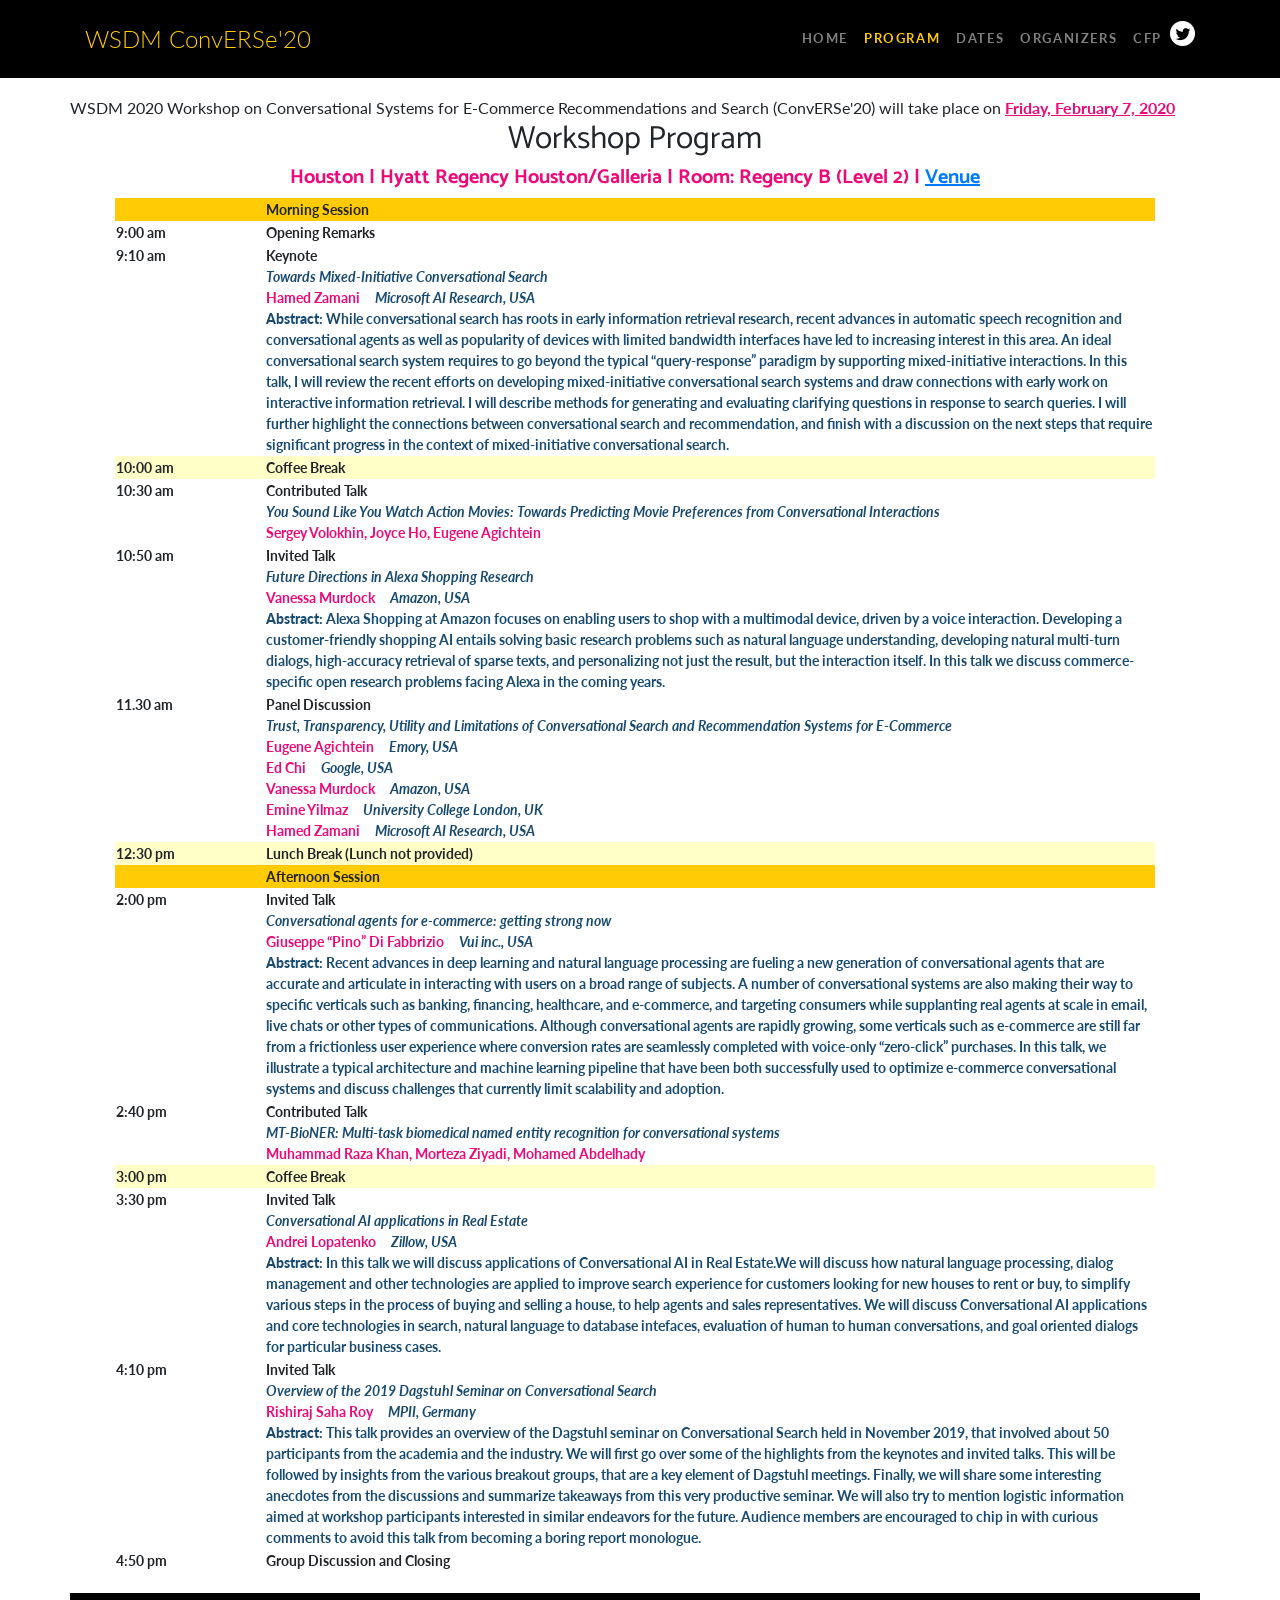
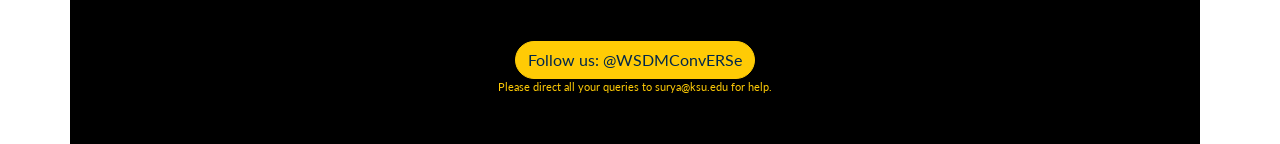
<file: program.html>
<!DOCTYPE html>


<html lang="en">

  <head>
    <style type="text/css">  
    .tg  {border-collapse:collapse;border-spacing:0; width: 520px}
    .tg td{font-family:Lato, sans-serif;font-size:14px;padding:12px 12px;border-style:solid;border-width:0px;overflow:hidden;word-break:normal;border-top-width:1px;border-bottom-width:1px;}
    .tg th{font-family:Lato, sans-serif;font-size:14px;font-weight:normal;padding:12px 12px;border-style:solid;border-width:0px;overflow:hidden;word-break:normal;border-top-width:1px;border-bottom-width:1px;}
    .tg .tg-lqy6{text-align:right;vertical-align:top; width: 100px}
    .tg .tg-odj0{font-weight:bold;background-color:#ffcb2f;vertical-align:top}
    .tg .tg-yw4l{vertical-align:top}
    .tg .tg-l2oz{font-weight:bold;text-align:right;vertical-align:top}
    .tg .tg-9hbo{font-weight:bold;vertical-align:top}
    .tg .tg-xr8r{background-color:#ffffc7;text-align:right;vertical-align:top; width: 100px}
    .tg .tg-kjho{background-color:#ffffc7;vertical-align:top}

      /* Set the size of the div element that contains the map */
      #map {
        height: 400px;  /* The height is 400 pixels */
        width: 100%;  /* The width is the width of the web page */
       }

    </style>

   <!-- Global site tag (gtag.js) - Google Analytics -->
    <script async src="https://www.googletagmanager.com/gtag/js?id=UA-115771746-2"></script>
    <script>
      window.dataLayer = window.dataLayer || [];
      function gtag(){dataLayer.push(arguments);}
      gtag('js', new Date());

      gtag('config', 'UA-115771746-2');
    </script>
    <meta charset="utf-8">
    <meta name="viewport" content="width=device-width, initial-scale=1, shrink-to-fit=no">
    <meta name="description" content="">
    <meta name="author" content="">

    <title>WSDM ConvERSe</title>

    <!-- Bootstrap core CSS -->
    <link href="vendor/bootstrap/css/bootstrap.min.css" rel="stylesheet">

    <!-- Custom fonts for this template -->
    <link href="https://fonts.googleapis.com/css?family=Catamaran:100,200,300,400,500,600,700,800,900" rel="stylesheet">
    <link href="https://fonts.googleapis.com/css?family=Lato:100,100i,300,300i,400,400i,700,700i,900,900i" rel="stylesheet">

    <!-- Custom styles for this template -->
    <link href="css/one-page-wonder.min.css" rel="stylesheet">

  </head>

  <body>

    <!-- Navigation -->
    <nav class="navbar navbar-expand-lg navbar-dark navbar-custom fixed-top">
      <div class="container">
        <a class="navbar-brand" href="./index.html">WSDM ConvERSe'20</a>
        <button class="navbar-toggler" type="button" data-toggle="collapse" data-target="#navbarResponsive" aria-controls="navbarResponsive" aria-expanded="false" aria-label="Toggle navigation">
          <span class="navbar-toggler-icon"></span>
        </button>
        <div class="collapse navbar-collapse" id="navbarResponsive" data-target=".navbar-collapse" data-toggle="collapse">
          <ul class="navbar-nav ml-auto" >
            <li class="nav-item">
              <a class="nav-link" href="./index.html">Home</a>
            </li>
           <!--  <li class="nav-item">
              <a class="nav-link" href="#Topics">Topics</a>
            </li> -->
            <!-- <li class="nav-item">
              <a class="nav-link" href="./dates.html">Dates</a>
            </li> 
            <li class="nav-item">
              <a class="nav-link" href="./program.html">Program</a>
            </li>
            <li class="nav-item">
              <a class="nav-link" href="./accepted-papers.html">Accepted Papers</font></a>
            </li>-->
            <li class="nav-item">
              <a class="nav-link" href="./program.html"><font color=#FFCB05>Program</font></a>
            </li>
            <li class="nav-item">
              <a class="nav-link" href="./dates.html">Dates</a>
            </li>

            <li class="nav-item">
              <a class="nav-link" href="./organizers.html">Organizers</a>
            </li>
            <li class="nav-item">
              <a class="nav-link" href="./cfp.html">CFP</a>
            </li>
            
            <li>
                      <a href="https://twitter.com/WSDMConvERSe" target="_blank">
                      <img src="./img/Twitter_Social_Icon_Circle_White.png" style="width:25px;height:25px;" > </a>
                    </li>

            
          </ul>
        </div>
      </div>
    </nav>

    
    <section>
      <div class="container">
        <div class="row align-items-center">
            <div class="p-5">
              
            </div>
        </div>
      </div>
    </section>
    <section>
      <div class="container">
        <div class="row align-items-center">
            <div class="p-0">
              <div ><font size="3">WSDM 2020 Workshop on Conversational Systems for E-Commerce Recommendations and Search  (ConvERSe'20) will take place on <font color=#ee0979><b><u>Friday, February 7, 2020</u></b></font></font></div>


<section  class="bg-mid-gray">
        <div class="container" >
            <div class="row">
                <div class="col-lg-12 text-center">
                    <h2 class="section-heading">Workshop Program</h2>
                    <h5 class="section-subheading text-muted"><font color=#ee0979><b>Houston | Hyatt Regency Houston/Galleria | Room: Regency B (Level 2) | </font><a href="http://www.wsdm-conference.org/2020/venue.php" target="_blank"<font color=#3377ff><u>Venue</u></font></b></a></h5>
                </div>
            </div>

            <div class="container">
              <div class="col-lg-6 text-left">
                <table class="tg1" width="100%" ;>
                  <tbody><tr bordercolor="black">
                    <th class="tg1-odj0"></th>
                    <th class="tg1-odj0">Morning Session</th>
                  </tr bordercolor="black">
                <tr>
                  <td class="tg1-l2oz">9:00 am</th>
                  <td class="tg1-9hbo">Opening Remarks</th>
                </tr>
                <tr>
                  <td class="tg1-l2oz">9:10 am<br>

                  </td>
                  <td class="tg1-9hbo">Keynote</a><br>
                    <font color=#194B7><i>Towards Mixed-Initiative Conversational Search</i></font> 
                    <br>
                    <font color=#ee0979>Hamed Zamani</font> <font color=#194B7><i>&nbsp;&nbsp;&nbsp;&nbsp;Microsoft AI Research, USA </i>
                    <br>
                    <b>Abstract:</b> While conversational search has roots in early information retrieval research, recent advances in automatic speech recognition and conversational agents as well as popularity of devices with limited bandwidth interfaces have led to increasing interest in this area. An ideal conversational search system requires to go beyond the typical “query-response” paradigm by supporting mixed-initiative interactions. In this talk, I will review the recent efforts on developing mixed-initiative conversational search systems and draw connections with early work on interactive information retrieval. I will describe methods for generating and evaluating clarifying questions in response to search queries. I will further highlight the connections between conversational search and recommendation, and finish with a discussion on the next steps that require significant progress in the context of mixed-initiative conversational search.
                    
                  </td>

                </tr>

                 <tr>
                  <td class="tg1-xr8r"><b>10:00 am</b></td>
                  <td class="tg1-kjho"><b>Coffee Break</b></td>
                </tr>

                <tr>
                  <td class="tg1-l2oz">10:30 am</td>
                  <td class="tg1-9hbo">Contributed Talk<br>
                    
                    <font color=#194B7><i>You Sound Like You Watch Action Movies: Towards Predicting Movie Preferences from Conversational Interactions</i></font>
                    <br>
                    <font color=#ee0979>Sergey Volokhin, Joyce Ho, Eugene Agichtein</font>
                    </td>
                  
                </tr>

                <tr>
                  <td class="tg1-l2oz">10:50 am</td>
                  <td class="tg1-9hbo">Invited Talk<br>
                    
                    <font color=#194B7><i>Future Directions in Alexa Shopping Research</i></font>
                    <br>
                    <font color=#ee0979>Vanessa Murdock</font> <font color=#194B7><i>&nbsp;&nbsp;&nbsp;&nbsp;Amazon, USA </i>
                    <br>
                    <b>Abstract:</b> Alexa Shopping at Amazon focuses on enabling users to shop with a multimodal device, driven by a voice interaction. Developing a customer-friendly shopping AI entails solving basic research problems such as natural language understanding, developing natural multi-turn dialogs, high-accuracy retrieval of sparse texts, and personalizing not just the result, but the interaction itself. In this talk we discuss commerce-specific open research problems facing Alexa in the coming years.
                    </td>
                  
                </tr>

               <tr>
                  <td class="tg1-l2oz">11.30 am</td>
                  <td class="tg1-9hbo">Panel Discussion<br>
                  <font color=#194B7><i>Trust, Transparency, Utility and Limitations of Conversational Search and Recommendation Systems for E-Commerce</i></font><br>
                  <font color=#ee0979>Eugene Agichtein</font>  <font color=#194B7><i>&nbsp;&nbsp;&nbsp;&nbsp;Emory, USA</i></font><br>

                  <font color=#ee0979>Ed Chi</font>  <font color=#194B7><i>&nbsp;&nbsp;&nbsp;&nbsp;Google, USA </i></font><br>

                  <font color=#ee0979>Vanessa Murdock</font>  <font color=#194B7><i>&nbsp;&nbsp;&nbsp;&nbsp;Amazon, USA </i></font><br> 

                  <font color=#ee0979>Emine Yilmaz</font>  <font color=#194B7><i>&nbsp;&nbsp;&nbsp;&nbsp;University College London, UK </i></font><br>

                  <font color=#ee0979>Hamed Zamani</font>  <font color=#194B7><i>&nbsp;&nbsp;&nbsp;&nbsp;Microsoft AI Research, USA </i></font><br> 
                  
                </font>

                </td>
              </tr>
                
                  <tr><td class="tg1-xr8r"><b>12:30 pm</b></td>
                  <td class="tg1-kjho"><b>Lunch Break (Lunch not provided)</b></td>
                </tr>

              <tr>
                  <th class="tg1-odj0"></th>
                  <th class="tg1-odj0">Afternoon Session</th>
                </tr>

                <tr>
                  <td class="tg1-l2oz">2:00 pm</td>
                  <td class="tg1-9hbo">Invited Talk<br>
                    
                    <font color=#194B7><i>Conversational agents for e-commerce: getting strong now</i></font>
                    <br>
                    <font color=#ee0979>Giuseppe “Pino” Di Fabbrizio</font> <font color=#194B7><i>&nbsp;&nbsp;&nbsp;&nbsp;Vui inc., USA</i>
                    <br>
                    <b>Abstract:</b> Recent advances in deep learning and natural language processing are fueling a new generation of conversational agents that are accurate and articulate in interacting with users on a broad range of subjects. A number of conversational systems are also making their way to specific verticals such as banking, financing, healthcare, and e-commerce, and targeting consumers while supplanting real agents at scale in email, live chats or other types of communications.
                  Although conversational agents are rapidly growing, some verticals such as e-commerce are still far from a frictionless user experience where conversion rates are seamlessly completed with voice-only “zero-click” purchases. In this talk, we illustrate a typical architecture and machine learning pipeline that have been both successfully used to optimize e-commerce conversational systems and discuss challenges that currently limit scalability and adoption.
                    </td>
                  
                </tr>

              <tr>
                  <td class="tg1-l2oz">2:40 pm</td>
                  <td class="tg1-9hbo">Contributed Talk<br>
                    
                    <font color=#194B7><i>MT-BioNER: Multi-task biomedical named entity recognition for conversational systems</i></font>
                    <br>
                    <font color=#ee0979>Muhammad Raza Khan, Morteza Ziyadi, Mohamed Abdelhady</font>
                    </td>
                  
                </tr>
                

                <tr>
                  <td class="tg1-xr8r"><b>3:00 pm</b></td>
                  <td class="tg1-kjho"><b>Coffee Break</b></td>
                </tr>

                <tr>
                  <td class="tg1-l2oz">3:30 pm</td>
                  <td class="tg1-9hbo">Invited Talk<br>
                    
                    <font color=#194B7><i>Conversational AI applications in Real Estate</i></font>
                    <br>
                    <font color=#ee0979>Andrei Lopatenko</font> <font color=#194B7><i>&nbsp;&nbsp;&nbsp;&nbsp;Zillow, USA</i>
                    <br>
                    <b>Abstract:</b> In this talk we will discuss applications of Conversational AI in Real Estate.We will discuss how natural language processing, dialog management and other technologies are applied to improve search experience for customers looking for new houses to rent or buy, to simplify various steps in the process of buying and selling a house, to help agents and sales representatives.
                  We will discuss Conversational AI applications and core technologies in search, natural language to database intefaces, evaluation of human to human conversations, and goal oriented dialogs for particular business cases.
                    </td>
                  
                </tr>

                <tr>
                  <td class="tg1-l2oz">4:10 pm</td>
                  <td class="tg1-9hbo">Invited Talk<br>
                    
                    <font color=#194B7><i>Overview of the 2019 Dagstuhl Seminar on Conversational Search</i></font>
                    <br>
                    <font color=#ee0979>Rishiraj Saha Roy</font> <font color=#194B7><i>&nbsp;&nbsp;&nbsp;&nbsp;MPII, Germany</i>
                    <br>
                    <b>Abstract:</b> This talk provides an overview of the Dagstuhl seminar on Conversational Search held in November 2019, that involved about 50 participants from the academia and the industry. We will first go over some of the highlights from the keynotes and invited talks. This will be followed by insights from the various breakout groups, that are a key element of Dagstuhl meetings. Finally, we will share some interesting anecdotes from the discussions and summarize takeaways from this very productive seminar. We will also try to mention logistic information aimed at workshop participants interested in similar endeavors for the future. Audience members are encouraged to chip in with curious comments to avoid this talk from becoming a boring report monologue.
                    </td>
                  
                </tr>
                <tr>
                  <td class="tg1-l2oz">4:50 pm</td>
                  <td class="tg1-9hbo">
                    Group Discussion and Closing<br>
                  </td>
                </tr>

                </tbody></table>
              </div>

              <div class="col-lg-3 text-left">
                &nbsp;
              </div>
          </div>

        </div>
    </section>

<!--The div element for the map -->
   
    <!-- Footer -->
    <footer class="py-5 bg-black">
      <div class="container">
        <p class="m-0 text-center small"><a href="https://twitter.com/WSDMConvERSe" target="_blank" class="btn btn-primary btn-sl rounded-pill"><font color=#00274C>Follow us: @WSDMConvERSe<font></a></p>
        <p class="m-0 text-center small"><font color=#FFCB05>Please direct all your queries to surya@ksu.edu for help.</font></p>
      </div>
      <!-- /.container -->
    </footer>

    <!-- Bootstrap core JavaScript -->
    <script src="vendor/jquery/jquery.min.js"></script>
    <script src="vendor/bootstrap/js/bootstrap.bundle.min.js"></script>

  </body>

</html>
</file>
<file: css/one-page-wonder.min.css>
body {
  font-family: 'Lato';
  font-size: 14px
}

h1,
h2,
h3,
h4,
h5,
h6 {
  font-family: 'Catamaran';
  font-weight: 400 !important;
}

.btn-xl {
  padding: 1.5rem 3rem;
  font-size: 0.9rem;
  font-weight: 700;
  letter-spacing: 0.1rem;
}

.bg-black {
  background-color: #000 !important;
}

.rounded-pill {
  border-radius: 5rem;
}

.navbar-custom {
  padding-top: 1rem;
  padding-bottom: 1rem;
  background-color: rgba(0, 0, 0, 1);
}

.navbar-custom .navbar-brand {
  /*! text-transform: uppercase; */
  font-size: 1.5rem;
  /*! letter-spacing: 0.1rem; */
  font-weight: 300;
  color: #FFCB05;
}

.navbar-custom .navbar-nav .nav-item .nav-link {
  text-transform: uppercase;
  font-size: 0.8rem;
  font-weight: 700;
  letter-spacing: 0.1rem;
}

header.masthead {
  position: relative;
  overflow: hidden;
  padding-top: calc(7rem + 65px);
  padding-bottom: 7rem;
  /*background: linear-gradient(0deg, #ff6a00 0%, #ee0979 100%);*/
  background-repeat: no-repeat;
  background-position: center center;
  background-attachment: scroll;
  background-size: cover;
  background-image: url('../img/take6.jpeg');

}

header.masthead .masthead-content {
  z-index: 1;
  position: relative;
}

header.masthead .masthead-content .masthead-heading {
  font-size: 3rem;
  background: rgba(255,255,255,0.5);
}

header.masthead .masthead-content .masthead-subheading {
  font-size: 1rem;
  background: rgba(255,255,255,0.5);
  padding:1em 0 0.5em 0;
}


@media (min-width: 992px) {
  header.masthead {
    padding-top: calc(8rem + 55px);
    padding-bottom: 7rem;
  }
  header.masthead .masthead-content .masthead-heading {
    font-size: 3.5rem;
    color: #FFCB05 !important;
  }
  header.masthead .masthead-content .masthead-subheading {
    font-size: 1.5rem;
    color: #FFCB05 !important;
  }
}

.bg-primary {
  background-color: #ee0979 !important;
}

.btn-primary {
  background-color: #FFCB05;
  border-color: #FFCB05;
}

.btn-primary:active, .btn-primary:focus, .btn-primary:hover {
  background-color: #FFCB05 !important;
  border-color: #FFCB05 !important;
}

.btn-primary:focus {
  box-shadow: 0 0 0 0.2rem rgba(238, 9, 121, 0.5);
}

.btn-secondary {
  background-color: #ff6a00;
  border-color: #ff6a00;
}

.btn-secondary:active, .btn-secondary:focus, .btn-secondary:hover {
  background-color: #cc5500 !important;
  border-color: #cc5500 !important;
}

.btn-secondary:focus {
  box-shadow: 0 0 0 0.2rem rgba(255, 106, 0, 0.5);
}

.alert {
    padding: 20px;
    background-color: #f44336;
    color: white;
    opacity: 1;
    transition: opacity 0.6s;
    margin-bottom: 0px;
}

.alert.info {background-color: #194B7A;}

.row {
    margin-right: -15px;
    margin-left: -15px;
}

.tg {
    border-collapse: collapse;
    border-spacing: 0;
    width: 520px;
}


.tg .tg-odj0 {
    font-weight: bold;
    background-color: #FFCB05;
    vertical-align: top;
}

.tg .tg-lqy6 {
    text-align: left;
    vertical-align: top;
    width: 100px;
}

.tg .tg-l2oz {
    font-weight: bold;
    text-align: left;
    vertical-align: top;
}

.tg .tg-9hbo {
    font-weight: bold;
    vertical-align: top;
}

.tg .tg-yw4l {
    vertical-align: top;
}

.tg .tg-xr8r {
    background-color: #ffffc7;
    text-align: left;
    vertical-align: top;
    width: 100px;
}

.tg .tg-kjho {
    background-color: #ffffc7;
    vertical-align: top;
}

.tg1 {
    font-family: 'Lato';
    border-collapse: collapse;
    border-spacing: 0;
    width: 1040px;
}


.tg1 .tg1-odj0 {
    font-size: 18px
    font-weight: bold;
    background-color: #FFCB05;
    vertical-align: top;
    text-align: left;
}

.tg1 .tg1-lqy6 {
    text-align: left;
    vertical-align: top;
    width: 150px;
}

.tg1 .tg1-l2oz {
    font-weight: bold;
    text-align: left;
    vertical-align: top;
}

.tg1 .tg1-9hbo {
    font-weight: bold;
    vertical-align: top;
}

.tg1 .tg1-yw4l {
    vertical-align: top;
}

.tg1 .tg1-xr8r {
    background-color: #ffffc7;
    text-align: left;
    vertical-align: top;
    width: 150px;
}

.tg1 .tg1-kjho {
    background-color: #ffffc7;
    vertical-align: top;
}
.caption {        font-size: 100%;
                  font-family: Lato;
                  text-align: center;
                  font-weight: bold;
                  color: #ee0979;
                }
</file>
